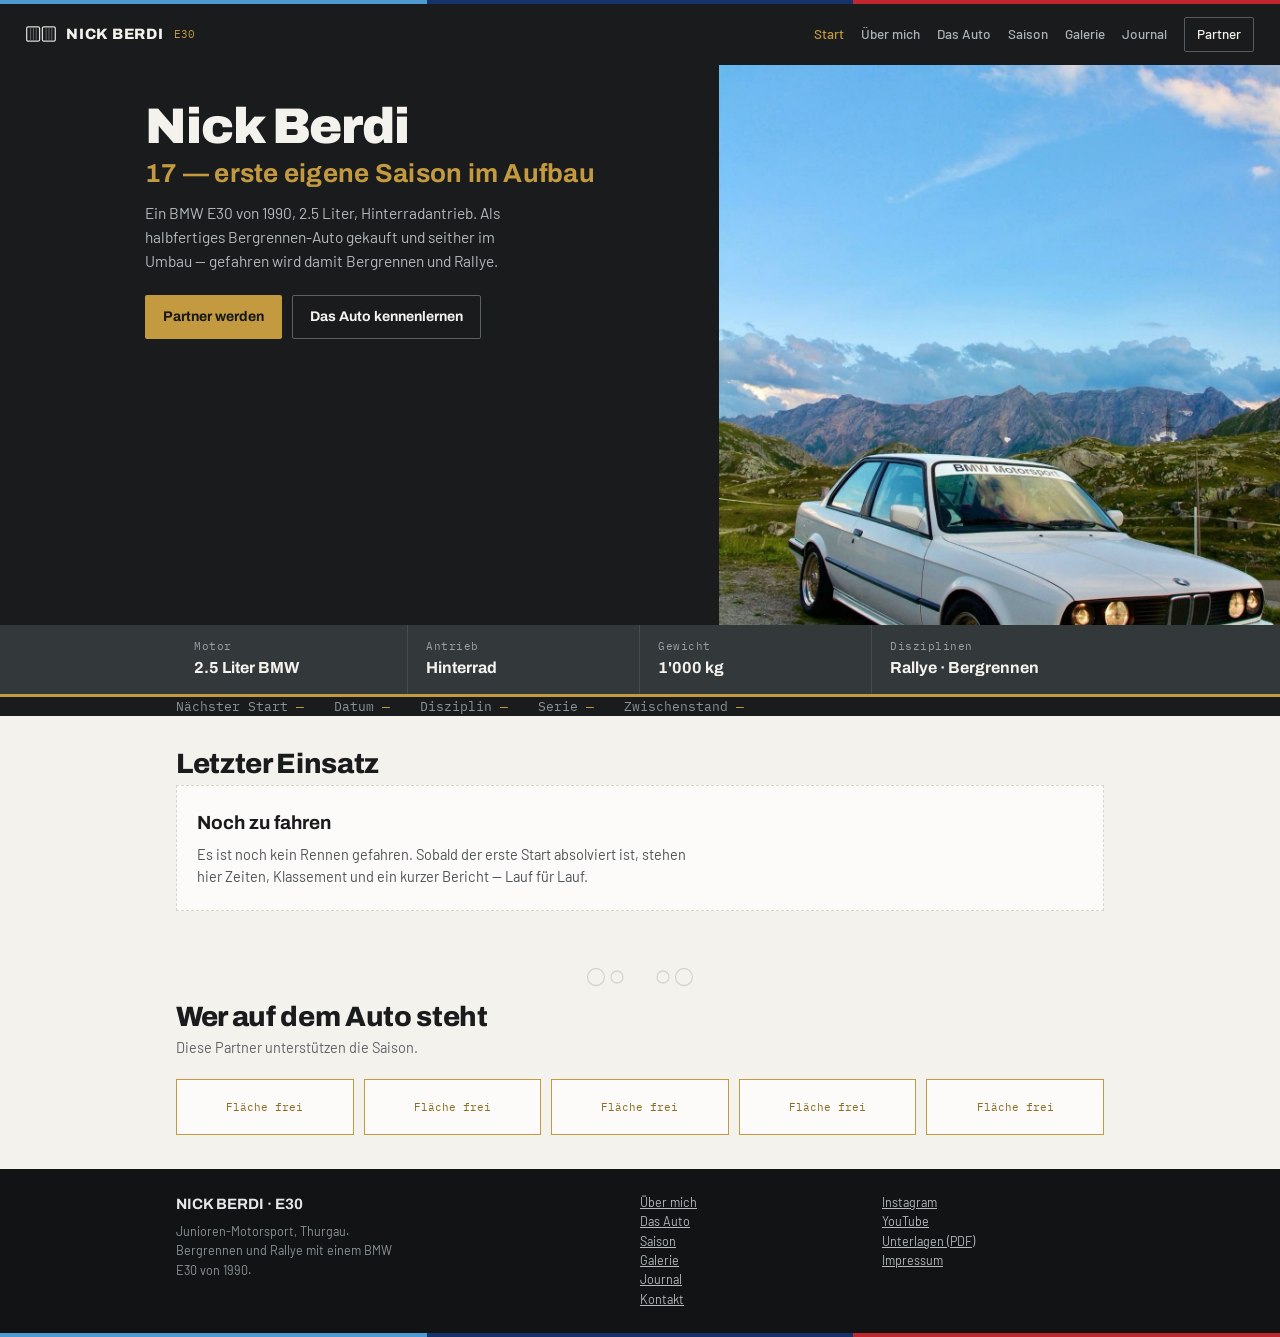
<file: index.html>
<!doctype html>
<html lang="de-CH">
<meta charset="utf-8">
<meta name="viewport" content="width=device-width, initial-scale=1">
<title>Start — berdi-racing.com</title>
<link rel="icon" href="favicon.ico" sizes="any">
<link rel="icon" type="image/png" sizes="32x32" href="img/favicon-32.png">
<link rel="apple-touch-icon" href="img/favicon-180.png">
<link rel="preconnect" href="https://fonts.googleapis.com">
<link rel="preconnect" href="https://fonts.gstatic.com" crossorigin>
<link href="https://fonts.googleapis.com/css2?family=Archivo:wght@600;700;800;900&family=Barlow:wght@400;500;600&family=IBM+Plex+Mono:wght@400;500&display=swap" rel="stylesheet">

<link rel="stylesheet" href="css/base.css?v=2">
<link rel="stylesheet" href="css/site.css?v=2">
<link rel="stylesheet" href="css/components.css?v=2">

<div class="site">
  <div class="tri"><i></i><i></i><i></i></div>
  <nav class="nav">
    <a class="mark" href="index.html" title="Zur Startseite">
      <svg class="grille" viewBox="0 0 34 18" width="30" height="16" aria-hidden="true"><rect x=".8" y=".8" width="14.6" height="16.4" rx="1.6" fill="none" stroke="currentColor" stroke-width="1.4"/><rect x="18.6" y=".8" width="14.6" height="16.4" rx="1.6" fill="none" stroke="currentColor" stroke-width="1.4"/><path d="M5.2 2.4v13.2M8.4 2.4v13.2M11.6 2.4v13.2M22.8 2.4v13.2M26 2.4v13.2M29.2 2.4v13.2" stroke="currentColor" stroke-width=".9" opacity=".5"/></svg>
      <b data-cms="site.name">NICK BERDI</b><span data-cms="site.tag">E30</span>
    </a>
    <a href="index.html" class="on">Start</a><a href="ueber-mich.html">Über mich</a><a href="das-auto.html">Das Auto</a><a href="saison.html">Saison</a><a href="galerie.html">Galerie</a><a href="journal.html">Journal</a>
    <a href="partner.html" class="cta">Partner</a>
  </nav>
  <header class="hero">
    <div class="hero-txt">
      <h1><span data-cms="index.heroTitle">Nick Berdi</span><em data-cms="index.heroSub">17 — erste eigene Saison im Aufbau</em></h1>
      <p class="sub" data-cms="index.heroText">Ein BMW E30 von 1990, 2.5 Liter, Hinterradantrieb. Als halbfertiges Bergrennen-Auto gekauft und seither im Umbau — gefahren wird damit Bergrennen und Rallye.</p>
      <div class="hero-btns">
        <a href="partner.html" class="btn btn-g" data-cms="index.heroBtn1">Partner werden</a>
        <a href="das-auto.html" class="btn btn-o" data-cms="index.heroBtn2">Das Auto kennenlernen</a>
      </div>
    </div>
    <img data-cms-img="index.heroImage" src="img/wolken-dreiviertel.jpg" alt="Weisser BMW E30 auf einem Alpenpass in der Dämmerung">
  </header>

  <div class="spec"><div class="wrap spec-in">
    <div><i>Motor</i><b data-cms="car.engine">2.5 Liter BMW</b></div>
    <div><i>Antrieb</i><b data-cms="car.drivetrain">Hinterrad</b></div>
    <div><i>Gewicht</i><b data-cms="car.weight">1'000 kg</b></div>
    <div><i>Disziplinen</i><b data-cms="car.disciplines">Rallye · Bergrennen</b></div>
  </div></div>

  <div class="tc"><div class="wrap tc-in">
    <span><i>Nächster Start</i> <b data-cms="index.nextEvent">—</b></span>
    <span><i>Datum</i> <b data-cms="index.nextDate">—</b></span>
    <span><i>Disziplin</i> <b data-cms="index.nextDiscipline">—</b></span>
    <span><i>Serie</i> <b data-cms="index.nextSeries">—</b></span>
    <span><i>Zwischenstand</i> <b data-cms="index.nextStanding">—</b></span>
  </div></div>

  <section class="sec"><div class="wrap">
    <h2>Letzter Einsatz</h2>
    <div class="empty" data-events-last>
      <b data-cms="index.lastTitle">Noch zu fahren</b>
      <p data-cms="index.lastText">Es ist noch kein Rennen gefahren. Sobald der erste Start absolviert ist, stehen hier Zeiten, Klassement und ein kurzer Bericht — Lauf für Lauf.</p>
    </div>
  </div></section>

  <div class="lamps"><svg viewBox="0 0 108 20" width="108" height="20" aria-hidden="true">
    <circle cx="10" cy="10" r="8.5" fill="none" stroke="currentColor" stroke-width="1.3"/>
    <circle cx="31" cy="10" r="6" fill="none" stroke="currentColor" stroke-width="1.3"/>
    <circle cx="77" cy="10" r="6" fill="none" stroke="currentColor" stroke-width="1.3"/>
    <circle cx="98" cy="10" r="8.5" fill="none" stroke="currentColor" stroke-width="1.3"/>
  </svg></div>

  <section class="sec" style="padding-top:12px"><div class="wrap">
    <h2 data-cms="index.partnersTitle">Wer auf dem Auto steht</h2>
    <p class="intro" data-cms="index.partnersIntro">Diese Partner unterstützen die Saison.</p>
    <div class="logos" data-partners></div>
  </div></section>
  <footer class="foot"><div class="wrap cols">
    <div><b style="font-family:Archivo,sans-serif;font-size:15px;color:#E4E8EA" data-cms="site.footerBrand">NICK BERDI · E30</b>
      <p style="margin:6px 0 0;max-width:34ch" data-cms="site.footerText">Junioren-Motorsport, Thurgau. Bergrennen und Rallye mit einem BMW E30 von 1990.</p></div>
    <div><a href="ueber-mich.html">Über mich</a><br><a href="das-auto.html">Das Auto</a><br><a href="saison.html">Saison</a><br><a href="galerie.html">Galerie</a><br><a href="journal.html">Journal</a><br><a href="kontakt.html">Kontakt</a></div>
    <div><a href="https://www.instagram.com/nick_berdi/" data-cms-href="site.instagram" target="_blank" rel="noopener">Instagram</a><br><a href="https://www.youtube.com/@nick_berdi" data-cms-href="site.youtube" target="_blank" rel="noopener">YouTube</a><br><a href="#">Unterlagen (PDF)</a><br><a href="impressum.html">Impressum</a></div>
  </div></footer>
  <div class="tri"><i></i><i></i><i></i></div>
</div>

<script src="js/labels.js?v=2"></script>
<script src="data/content.js"></script>
<script src="js/content.js?v=2"></script>
<script src="js/site.js?v=2"></script>

</html>
</file>
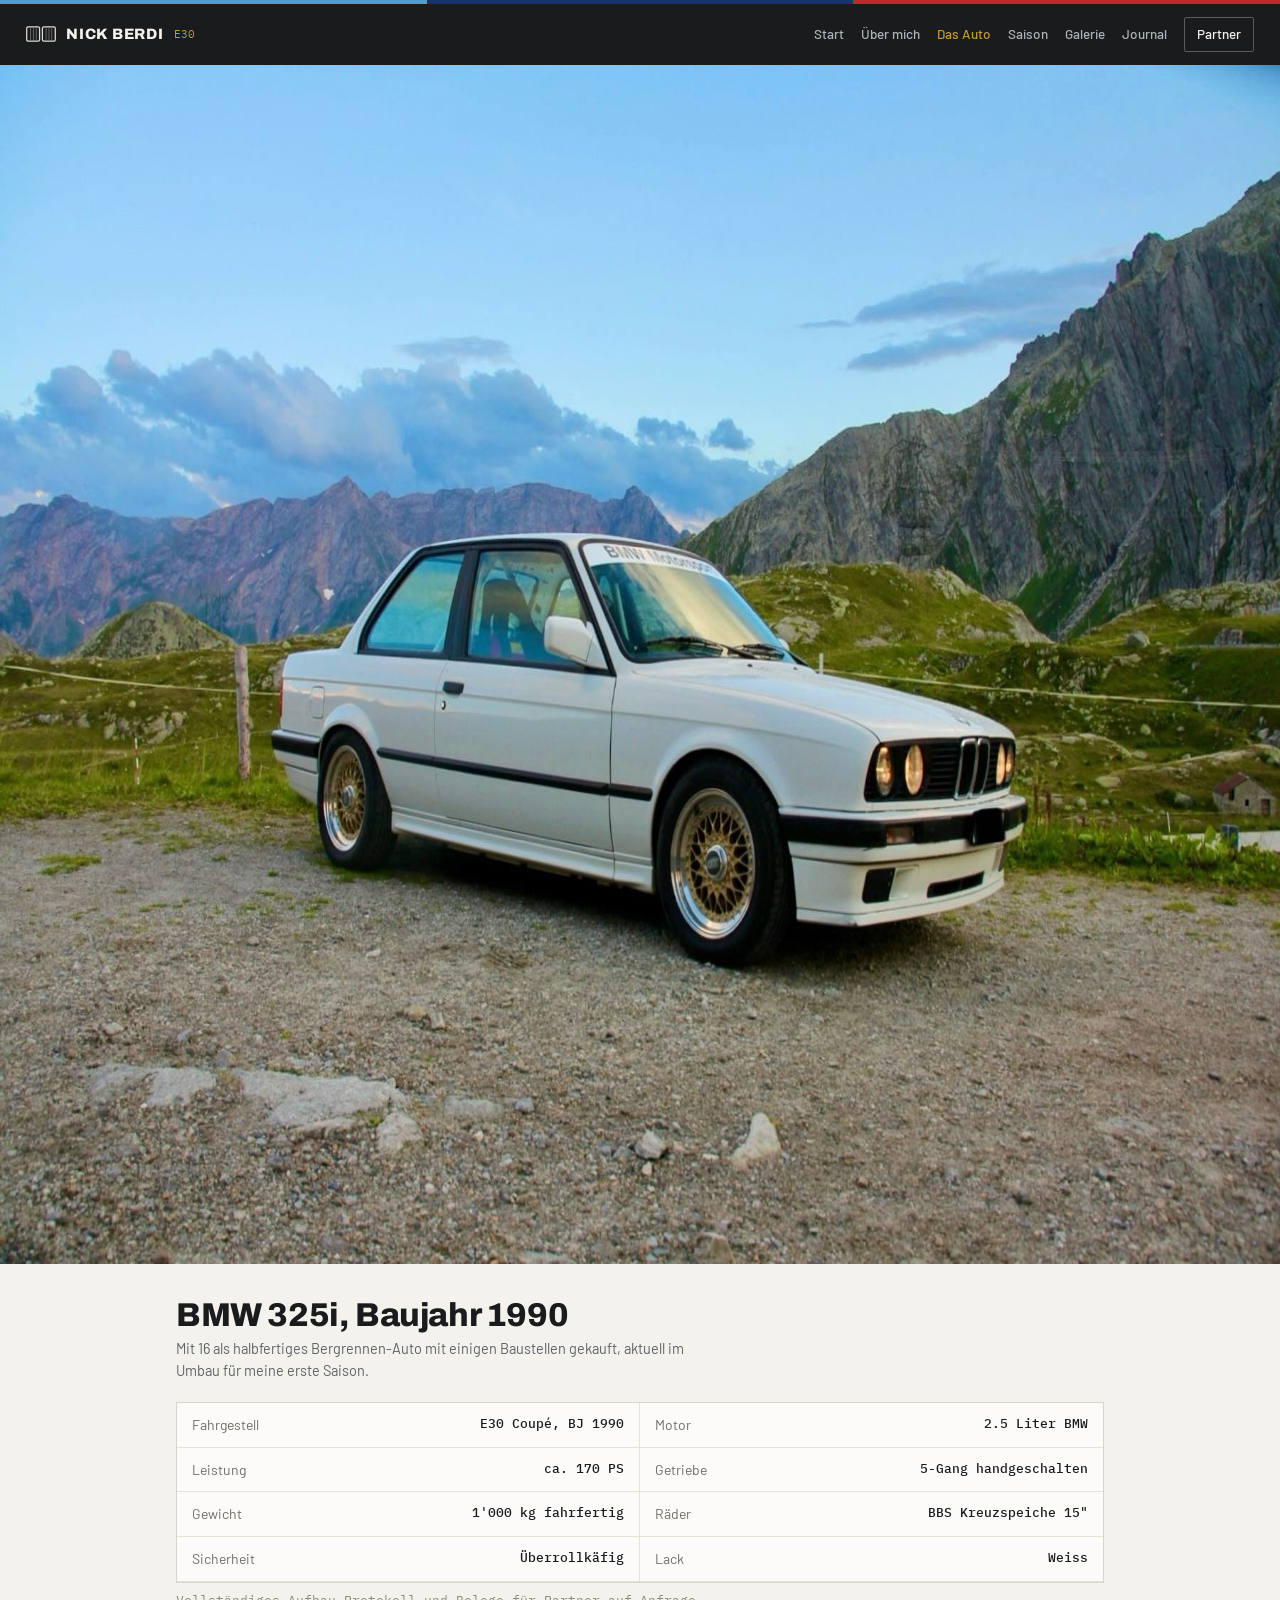
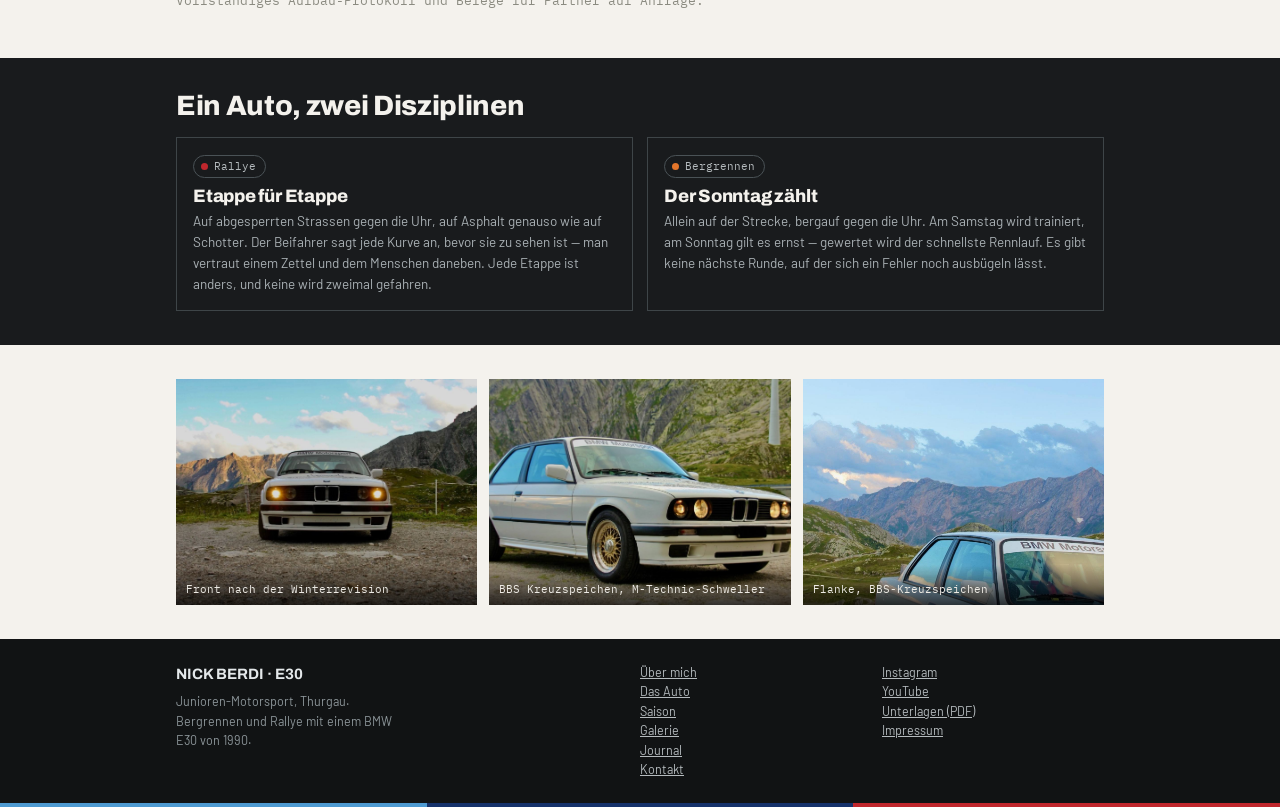
<file: das-auto.html>
<!doctype html>
<html lang="de-CH">
<meta charset="utf-8">
<meta name="viewport" content="width=device-width, initial-scale=1">
<title>Das Auto — berdi-racing.com</title>
<link rel="icon" href="favicon.ico" sizes="any">
<link rel="icon" type="image/png" sizes="32x32" href="img/favicon-32.png">
<link rel="apple-touch-icon" href="img/favicon-180.png">
<link rel="preconnect" href="https://fonts.googleapis.com">
<link rel="preconnect" href="https://fonts.gstatic.com" crossorigin>
<link href="https://fonts.googleapis.com/css2?family=Archivo:wght@600;700;800;900&family=Barlow:wght@400;500;600&family=IBM+Plex+Mono:wght@400;500&display=swap" rel="stylesheet">

<link rel="stylesheet" href="css/base.css?v=2">
<link rel="stylesheet" href="css/site.css?v=2">
<link rel="stylesheet" href="css/components.css?v=2">

<div class="site">
  <div class="tri"><i></i><i></i><i></i></div>
  <nav class="nav">
    <a class="mark" href="index.html" title="Zur Startseite">
      <svg class="grille" viewBox="0 0 34 18" width="30" height="16" aria-hidden="true"><rect x=".8" y=".8" width="14.6" height="16.4" rx="1.6" fill="none" stroke="currentColor" stroke-width="1.4"/><rect x="18.6" y=".8" width="14.6" height="16.4" rx="1.6" fill="none" stroke="currentColor" stroke-width="1.4"/><path d="M5.2 2.4v13.2M8.4 2.4v13.2M11.6 2.4v13.2M22.8 2.4v13.2M26 2.4v13.2M29.2 2.4v13.2" stroke="currentColor" stroke-width=".9" opacity=".5"/></svg>
      <b data-cms="site.name">NICK BERDI</b><span data-cms="site.tag">E30</span>
    </a>
    <a href="index.html">Start</a><a href="ueber-mich.html">Über mich</a><a href="das-auto.html" class="on">Das Auto</a><a href="saison.html">Saison</a><a href="galerie.html">Galerie</a><a href="journal.html">Journal</a>
    <a href="partner.html" class="cta">Partner</a>
  </nav>
  <div class="carhero"><img data-cms-img="carPage.heroImage" src="img/gravel-dreiviertel.jpg" alt="Der E30 auf einem Pass"></div>

  <section class="sec"><div class="wrap">
    <h2 style="font-size:33px" data-cms="carPage.title">BMW 325i, Baujahr 1990</h2>
    <p class="intro" data-cms="carPage.intro">Mit 16 als halbfertiges Bergrennen-Auto mit einigen Baustellen gekauft, aktuell im Umbau für meine erste Saison.</p>

    <div class="carspec" style="margin:20px 0 8px">
      <div><i>Fahrgestell</i><b data-cms="car.chassis">E30 Coupé, BJ 1990</b></div>
      <div><i>Motor</i><b data-cms="car.engineLong">2.5 Liter BMW</b></div>
      <div><i>Leistung</i><b data-cms="car.power">ca. 170 PS</b></div>
      <div><i>Getriebe</i><b data-cms="car.gearbox">5-Gang handgeschalten</b></div>
      <div><i>Gewicht</i><b data-cms="car.weightLong">1'000 kg fahrfertig</b></div>
      <div><i>Räder</i><b data-cms="car.wheels">BBS Kreuzspeiche 15"</b></div>
      <div><i>Sicherheit</i><b data-cms="car.safety">Überrollkäfig</b></div>
      <div><i>Lack</i><b data-cms="car.paint">Weiss</b></div>
    </div>
    <p class="note" style="color:#8b8b81;font-family:'IBM Plex Mono',monospace">Vollständiges Aufbau-Protokoll und Belege für Partner auf Anfrage.</p>
  </div></section>

  <section class="sec dk"><div class="wrap">
    <h2 data-cms="carPage.setupsTitle">Ein Auto, zwei Disziplinen</h2>
    <div class="setups" style="margin-top:16px">
      <div class="setup"><span class="discipline rally dk">Rallye</span>
        <h3 data-cms="carPage.rallyTitle">Etappe für Etappe</h3>
        <p data-cms="carPage.rallyText">Auf abgesperrten Strassen gegen die Uhr, auf Asphalt genauso wie auf Schotter. Der Beifahrer sagt jede Kurve an, bevor sie zu sehen ist — man vertraut einem Zettel und dem Menschen daneben. Jede Etappe ist anders, und keine wird zweimal gefahren.</p></div>
      <div class="setup"><span class="discipline hill dk">Bergrennen</span>
        <h3 data-cms="carPage.hillTitle">Der Sonntag zählt</h3>
        <p data-cms="carPage.hillText">Allein auf der Strecke, bergauf gegen die Uhr. Am Samstag wird trainiert, am Sonntag gilt es ernst — gewertet wird der schnellste Rennlauf. Es gibt keine nächste Runde, auf der sich ein Fehler noch ausbügeln lässt.</p></div>
    </div>
  </div></section>

  <section class="sec"><div class="wrap">
    <div class="grid">
      <div class="cell"><img data-cms-img="carPage.image1" src="img/front-pass.jpg" alt="Front im Detail"><div class="cap" data-cms="carPage.caption1">Front nach der Winterrevision</div></div>
      <div class="cell"><img data-cms-img="carPage.image2" src="img/dreiviertel-bbs.jpg" alt="Flanke und Räder"><div class="cap" data-cms="carPage.caption2">BBS Kreuzspeichen, M-Technic-Schweller</div></div>
      <div class="cell"><img data-cms-img="carPage.image3" src="img/heck-detail.jpg" alt="Flanke und BBS-Felgen"><div class="cap" data-cms="carPage.caption3">Flanke, BBS-Kreuzspeichen</div></div>
    </div>
  </div></section>
  <footer class="foot"><div class="wrap cols">
    <div><b style="font-family:Archivo,sans-serif;font-size:15px;color:#E4E8EA" data-cms="site.footerBrand">NICK BERDI · E30</b>
      <p style="margin:6px 0 0;max-width:34ch" data-cms="site.footerText">Junioren-Motorsport, Thurgau. Bergrennen und Rallye mit einem BMW E30 von 1990.</p></div>
    <div><a href="ueber-mich.html">Über mich</a><br><a href="das-auto.html">Das Auto</a><br><a href="saison.html">Saison</a><br><a href="galerie.html">Galerie</a><br><a href="journal.html">Journal</a><br><a href="kontakt.html">Kontakt</a></div>
    <div><a href="https://www.instagram.com/nick_berdi/" data-cms-href="site.instagram" target="_blank" rel="noopener">Instagram</a><br><a href="https://www.youtube.com/@nick_berdi" data-cms-href="site.youtube" target="_blank" rel="noopener">YouTube</a><br><a href="#">Unterlagen (PDF)</a><br><a href="impressum.html">Impressum</a></div>
  </div></footer>
  <div class="tri"><i></i><i></i><i></i></div>
</div>

<script src="js/labels.js?v=2"></script>
<script src="data/content.js"></script>
<script src="js/content.js?v=2"></script>
<script src="js/site.js?v=2"></script>

</html>
</file>
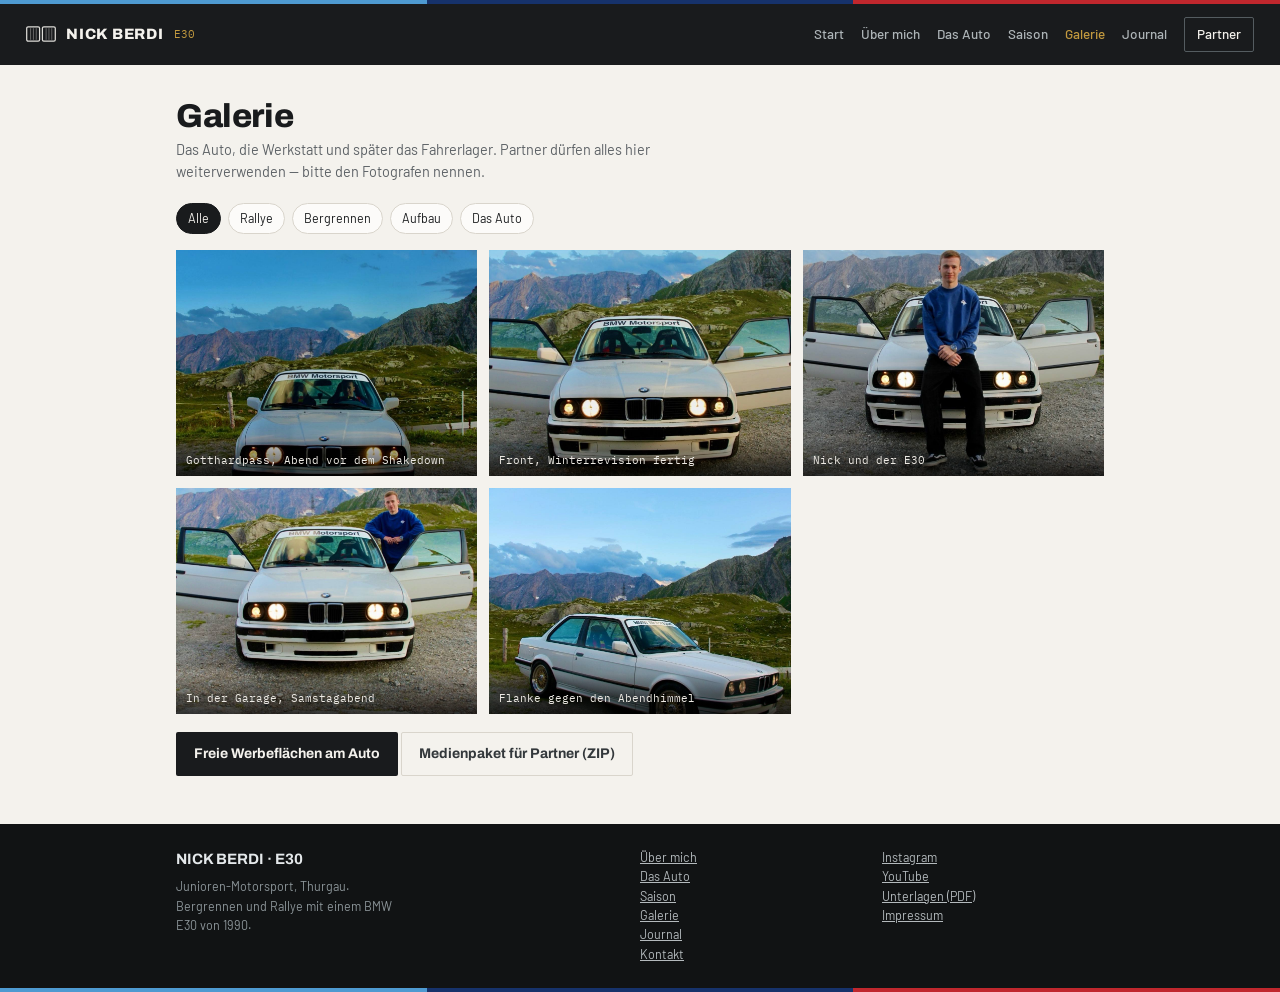
<file: galerie.html>
<!doctype html>
<html lang="de-CH">
<meta charset="utf-8">
<meta name="viewport" content="width=device-width, initial-scale=1">
<title>Galerie — berdi-racing.com</title>
<link rel="icon" href="favicon.ico" sizes="any">
<link rel="icon" type="image/png" sizes="32x32" href="img/favicon-32.png">
<link rel="apple-touch-icon" href="img/favicon-180.png">
<link rel="preconnect" href="https://fonts.googleapis.com">
<link rel="preconnect" href="https://fonts.gstatic.com" crossorigin>
<link href="https://fonts.googleapis.com/css2?family=Archivo:wght@600;700;800;900&family=Barlow:wght@400;500;600&family=IBM+Plex+Mono:wght@400;500&display=swap" rel="stylesheet">

<link rel="stylesheet" href="css/base.css?v=2">
<link rel="stylesheet" href="css/site.css?v=2">
<link rel="stylesheet" href="css/components.css?v=2">

<div class="site">
  <div class="tri"><i></i><i></i><i></i></div>
  <nav class="nav">
    <a class="mark" href="index.html" title="Zur Startseite">
      <svg class="grille" viewBox="0 0 34 18" width="30" height="16" aria-hidden="true"><rect x=".8" y=".8" width="14.6" height="16.4" rx="1.6" fill="none" stroke="currentColor" stroke-width="1.4"/><rect x="18.6" y=".8" width="14.6" height="16.4" rx="1.6" fill="none" stroke="currentColor" stroke-width="1.4"/><path d="M5.2 2.4v13.2M8.4 2.4v13.2M11.6 2.4v13.2M22.8 2.4v13.2M26 2.4v13.2M29.2 2.4v13.2" stroke="currentColor" stroke-width=".9" opacity=".5"/></svg>
      <b data-cms="site.name">NICK BERDI</b><span data-cms="site.tag">E30</span>
    </a>
    <a href="index.html">Start</a><a href="ueber-mich.html">Über mich</a><a href="das-auto.html">Das Auto</a><a href="saison.html">Saison</a><a href="galerie.html" class="on">Galerie</a><a href="journal.html">Journal</a>
    <a href="partner.html" class="cta">Partner</a>
  </nav>
  <section class="sec"><div class="wrap">
    <h2 style="font-size:33px">Galerie</h2>
    <p class="intro" data-cms="galleryPage.intro">Das Auto, die Werkstatt und später das Fahrerlager. Partner dürfen alles hier weiterverwenden — bitte den Fotografen nennen.</p>
    <div class="chips">
      <span class="chip on" data-filter="all">Alle</span><span class="chip" data-filter="rally">Rallye</span><span class="chip" data-filter="hillclimb">Bergrennen</span><span class="chip" data-filter="build">Aufbau</span><span class="chip" data-filter="car">Das Auto</span>
    </div>
    <div class="grid" data-gallery></div>
    <p style="margin-top:18px">
      <a href="sponsorflaechen.html" class="btn btn-d">Freie Werbeflächen am Auto</a>
      <a href="#" class="btn btn-l">Medienpaket für Partner (ZIP)</a></p>
  </div></section>
  <footer class="foot"><div class="wrap cols">
    <div><b style="font-family:Archivo,sans-serif;font-size:15px;color:#E4E8EA" data-cms="site.footerBrand">NICK BERDI · E30</b>
      <p style="margin:6px 0 0;max-width:34ch" data-cms="site.footerText">Junioren-Motorsport, Thurgau. Bergrennen und Rallye mit einem BMW E30 von 1990.</p></div>
    <div><a href="ueber-mich.html">Über mich</a><br><a href="das-auto.html">Das Auto</a><br><a href="saison.html">Saison</a><br><a href="galerie.html">Galerie</a><br><a href="journal.html">Journal</a><br><a href="kontakt.html">Kontakt</a></div>
    <div><a href="https://www.instagram.com/nick_berdi/" data-cms-href="site.instagram" target="_blank" rel="noopener">Instagram</a><br><a href="https://www.youtube.com/@nick_berdi" data-cms-href="site.youtube" target="_blank" rel="noopener">YouTube</a><br><a href="#">Unterlagen (PDF)</a><br><a href="impressum.html">Impressum</a></div>
  </div></footer>
  <div class="tri"><i></i><i></i><i></i></div>
</div>

<script src="js/labels.js?v=2"></script>
<script src="data/content.js"></script>
<script src="js/content.js?v=2"></script>
<script src="js/site.js?v=2"></script>

</html>
</file>
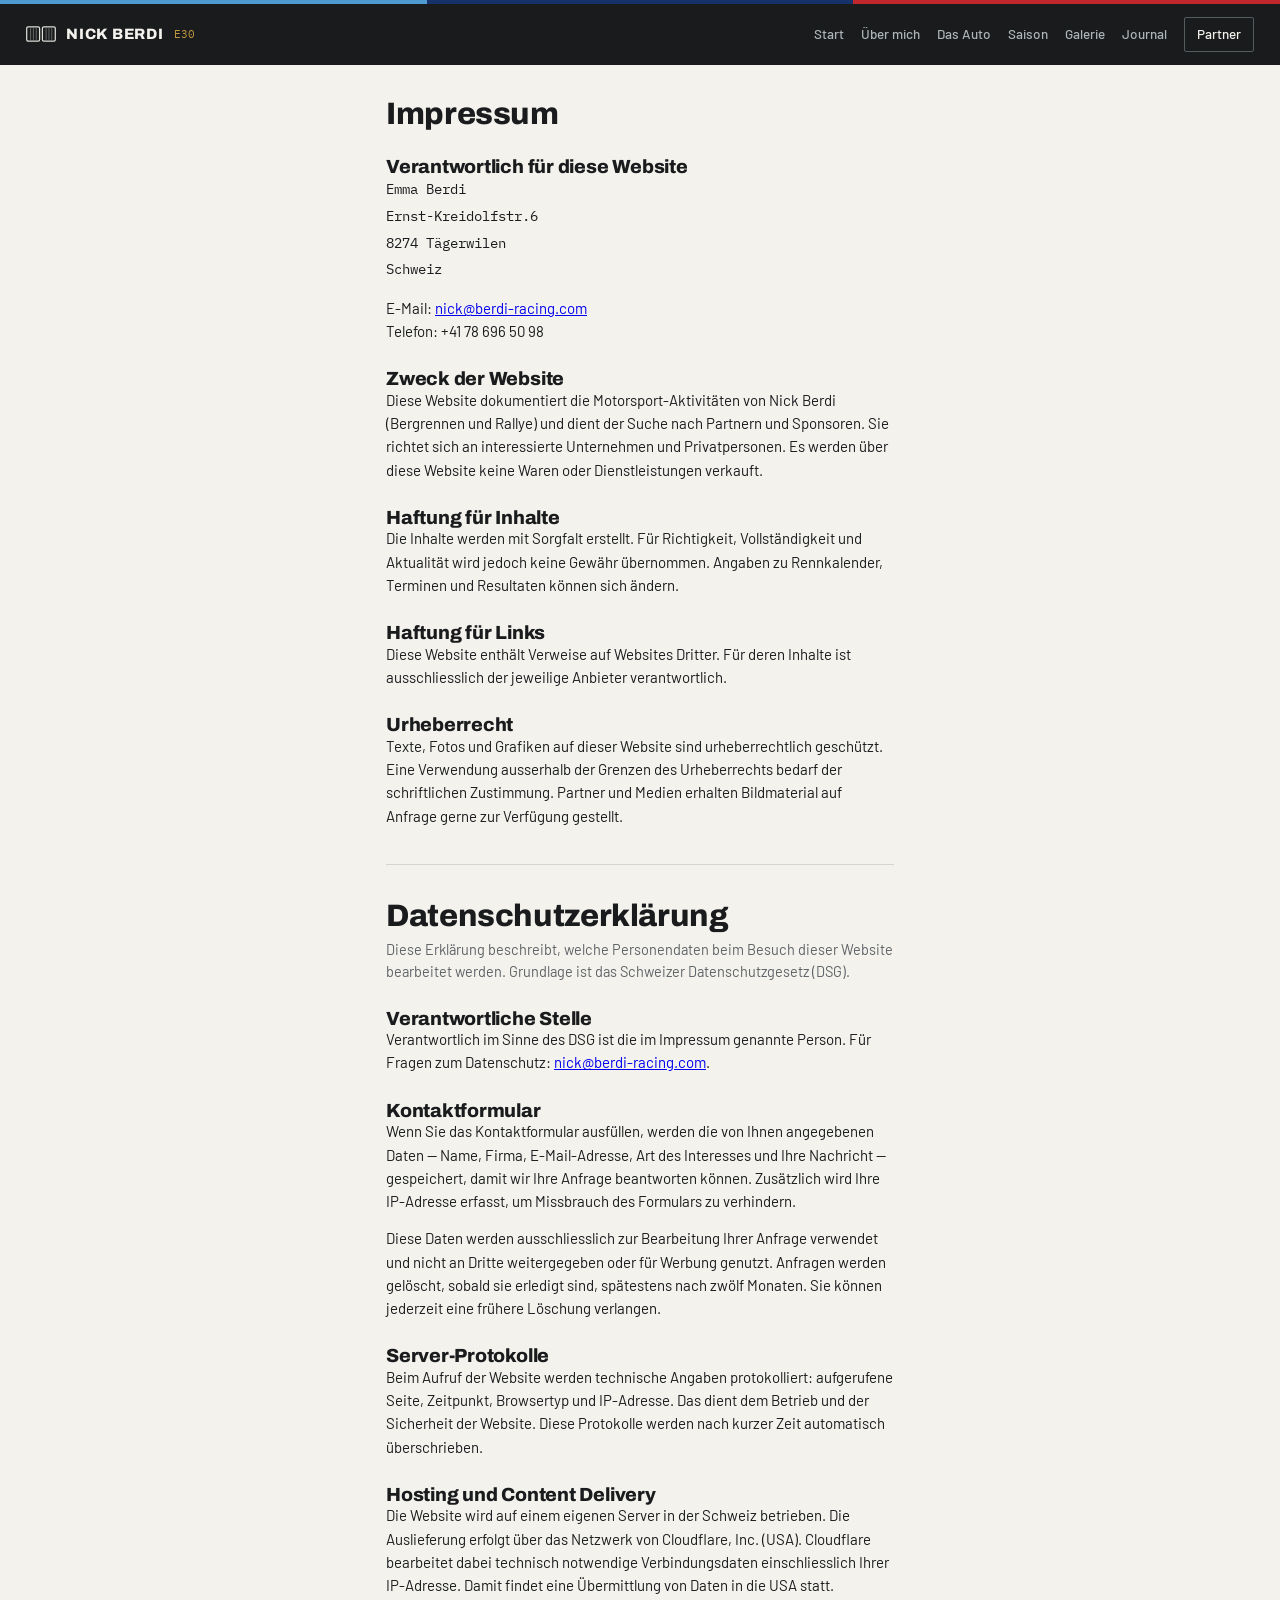
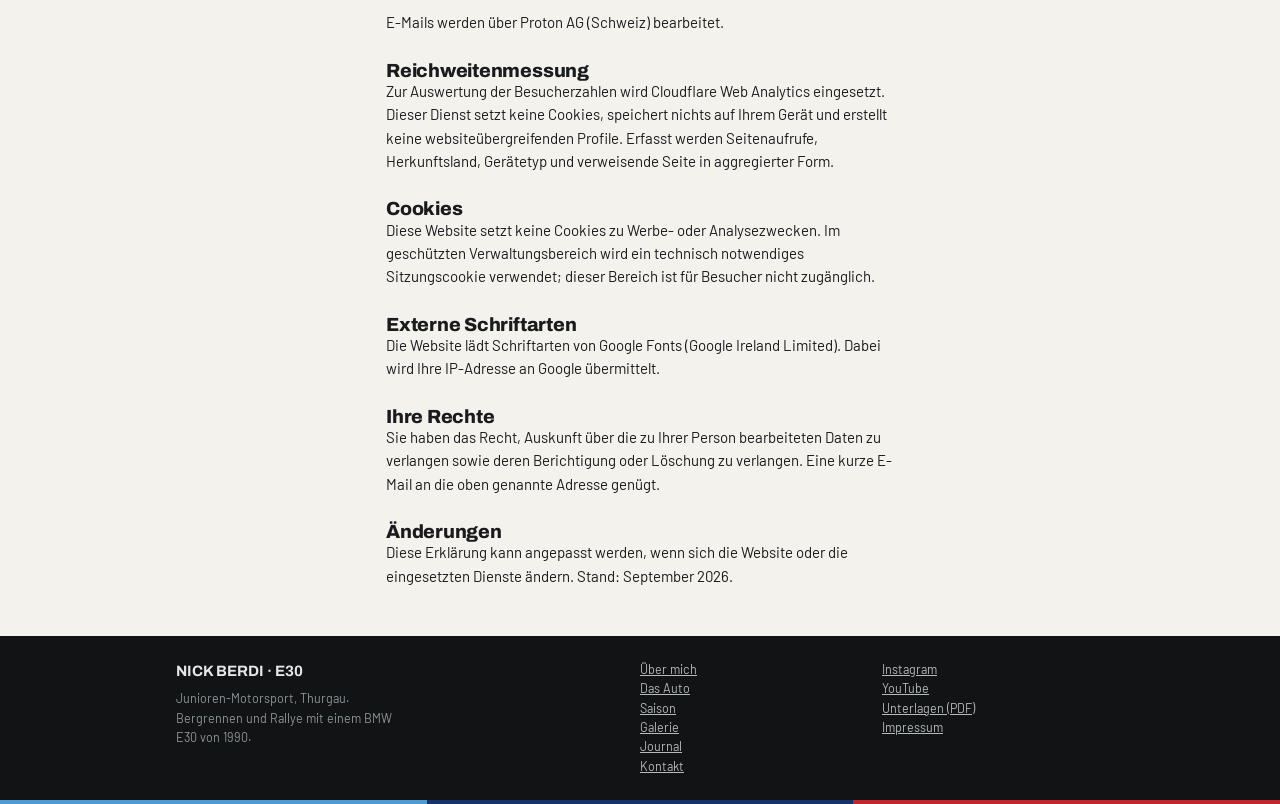
<file: impressum.html>
<!doctype html>
<html lang="de-CH">
<meta charset="utf-8">
<meta name="viewport" content="width=device-width, initial-scale=1">
<title>Impressum und Datenschutz — berdi-racing.com</title>
<link rel="icon" href="favicon.ico" sizes="any">
<link rel="icon" type="image/png" sizes="32x32" href="img/favicon-32.png">
<link rel="apple-touch-icon" href="img/favicon-180.png">
<meta name="robots" content="noindex">
<link rel="preconnect" href="https://fonts.googleapis.com">
<link rel="preconnect" href="https://fonts.gstatic.com" crossorigin>
<link href="https://fonts.googleapis.com/css2?family=Archivo:wght@600;700;800;900&family=Barlow:wght@400;500;600&family=IBM+Plex+Mono:wght@400;500&display=swap" rel="stylesheet">

<link rel="stylesheet" href="css/base.css?v=2">
<link rel="stylesheet" href="css/site.css?v=2">
<link rel="stylesheet" href="css/components.css?v=2">

<div class="site">
  <div class="tri"><i></i><i></i><i></i></div>
  <nav class="nav">
    <a class="mark" href="index.html" title="Zur Startseite">
      <svg class="grille" viewBox="0 0 34 18" width="30" height="16" aria-hidden="true"><rect x=".8" y=".8" width="14.6" height="16.4" rx="1.6" fill="none" stroke="currentColor" stroke-width="1.4"/><rect x="18.6" y=".8" width="14.6" height="16.4" rx="1.6" fill="none" stroke="currentColor" stroke-width="1.4"/><path d="M5.2 2.4v13.2M8.4 2.4v13.2M11.6 2.4v13.2M22.8 2.4v13.2M26 2.4v13.2M29.2 2.4v13.2" stroke="currentColor" stroke-width=".9" opacity=".5"/></svg>
      <b data-cms="site.name">NICK BERDI</b><span data-cms="site.tag">E30</span>
    </a>
    <a href="index.html">Start</a><a href="ueber-mich.html">Über mich</a><a href="das-auto.html">Das Auto</a><a href="saison.html">Saison</a><a href="galerie.html">Galerie</a><a href="journal.html">Journal</a>
    <a href="partner.html" class="cta">Partner</a>
  </nav>

  <section class="sec"><div class="wrap" style="max-width:70ch">

    <h2 style="font-size:31px">Impressum</h2>

    <h3 style="font-size:19px;margin-top:26px">Verantwortlich für diese Website</h3>
    <p class="mono" style="font-size:14px;line-height:1.9">
      Emma Berdi<br>
      Ernst-Kreidolfstr.6<br>
      8274 Tägerwilen<br>
      Schweiz
    </p>
    <p style="font-size:15px">
      E-Mail: <a href="mailto:nick@berdi-racing.com">nick@berdi-racing.com</a><br>
      Telefon: +41 78 696 50 98
    </p>

    <h3 style="font-size:19px;margin-top:26px">Zweck der Website</h3>
    <p style="font-size:15px">
      Diese Website dokumentiert die Motorsport-Aktivitäten von Nick Berdi
      (Bergrennen und Rallye) und dient der Suche nach Partnern und Sponsoren.
      Sie richtet sich an interessierte Unternehmen und Privatpersonen. Es
      werden über diese Website keine Waren oder Dienstleistungen verkauft.
    </p>

    <h3 style="font-size:19px;margin-top:26px">Haftung für Inhalte</h3>
    <p style="font-size:15px">
      Die Inhalte werden mit Sorgfalt erstellt. Für Richtigkeit,
      Vollständigkeit und Aktualität wird jedoch keine Gewähr übernommen.
      Angaben zu Rennkalender, Terminen und Resultaten können sich ändern.
    </p>

    <h3 style="font-size:19px;margin-top:26px">Haftung für Links</h3>
    <p style="font-size:15px">
      Diese Website enthält Verweise auf Websites Dritter. Für deren Inhalte
      ist ausschliesslich der jeweilige Anbieter verantwortlich.
    </p>

    <h3 style="font-size:19px;margin-top:26px">Urheberrecht</h3>
    <p style="font-size:15px">
      Texte, Fotos und Grafiken auf dieser Website sind urheberrechtlich
      geschützt. Eine Verwendung ausserhalb der Grenzen des Urheberrechts
      bedarf der schriftlichen Zustimmung. Partner und Medien erhalten
      Bildmaterial auf Anfrage gerne zur Verfügung gestellt.
    </p>

    <hr style="border:0;border-top:1px solid var(--line);margin:36px 0">

    <h2 style="font-size:31px">Datenschutzerklärung</h2>
    <p class="intro">
      Diese Erklärung beschreibt, welche Personendaten beim Besuch dieser
      Website bearbeitet werden. Grundlage ist das Schweizer
      Datenschutzgesetz (DSG).
    </p>

    <h3 style="font-size:19px;margin-top:26px">Verantwortliche Stelle</h3>
    <p style="font-size:15px">
      Verantwortlich im Sinne des DSG ist die im Impressum genannte Person.
      Für Fragen zum Datenschutz:
      <a href="mailto:nick@berdi-racing.com">nick@berdi-racing.com</a>.
    </p>

    <h3 style="font-size:19px;margin-top:26px">Kontaktformular</h3>
    <p style="font-size:15px">
      Wenn Sie das Kontaktformular ausfüllen, werden die von Ihnen
      angegebenen Daten — Name, Firma, E-Mail-Adresse, Art des Interesses
      und Ihre Nachricht — gespeichert, damit wir Ihre Anfrage beantworten
      können. Zusätzlich wird Ihre IP-Adresse erfasst, um Missbrauch des
      Formulars zu verhindern.
    </p>
    <p style="font-size:15px">
      Diese Daten werden ausschliesslich zur Bearbeitung Ihrer Anfrage
      verwendet und nicht an Dritte weitergegeben oder für Werbung genutzt.
      Anfragen werden gelöscht, sobald sie erledigt sind, spätestens nach
      zwölf Monaten. Sie können jederzeit eine frühere Löschung verlangen.
    </p>

    <h3 style="font-size:19px;margin-top:26px">Server-Protokolle</h3>
    <p style="font-size:15px">
      Beim Aufruf der Website werden technische Angaben protokolliert:
      aufgerufene Seite, Zeitpunkt, Browsertyp und IP-Adresse. Das dient
      dem Betrieb und der Sicherheit der Website. Diese Protokolle werden
      nach kurzer Zeit automatisch überschrieben.
    </p>

    <h3 style="font-size:19px;margin-top:26px">Hosting und Content Delivery</h3>
    <p style="font-size:15px">
      Die Website wird auf einem eigenen Server in der Schweiz betrieben.
      Die Auslieferung erfolgt über das Netzwerk von Cloudflare, Inc.
      (USA). Cloudflare bearbeitet dabei technisch notwendige Verbindungsdaten
      einschliesslich Ihrer IP-Adresse. Damit findet eine Übermittlung von
      Daten in die USA statt.
    </p>
    <p style="font-size:15px">
      E-Mails werden über Proton AG (Schweiz) bearbeitet.
    </p>

    <h3 style="font-size:19px;margin-top:26px">Reichweitenmessung</h3>
    <p style="font-size:15px">
      Zur Auswertung der Besucherzahlen wird Cloudflare Web Analytics
      eingesetzt. Dieser Dienst setzt keine Cookies, speichert nichts auf
      Ihrem Gerät und erstellt keine websiteübergreifenden Profile. Erfasst
      werden Seitenaufrufe, Herkunftsland, Gerätetyp und verweisende Seite
      in aggregierter Form.
    </p>

    <h3 style="font-size:19px;margin-top:26px">Cookies</h3>
    <p style="font-size:15px">
      Diese Website setzt keine Cookies zu Werbe- oder Analysezwecken. Im
      geschützten Verwaltungsbereich wird ein technisch notwendiges
      Sitzungscookie verwendet; dieser Bereich ist für Besucher nicht
      zugänglich.
    </p>

    <h3 style="font-size:19px;margin-top:26px">Externe Schriftarten</h3>
    <p style="font-size:15px">
      Die Website lädt Schriftarten von Google Fonts (Google Ireland
      Limited). Dabei wird Ihre IP-Adresse an Google übermittelt.
    </p>

    <h3 style="font-size:19px;margin-top:26px">Ihre Rechte</h3>
    <p style="font-size:15px">
      Sie haben das Recht, Auskunft über die zu Ihrer Person bearbeiteten
      Daten zu verlangen sowie deren Berichtigung oder Löschung zu
      verlangen. Eine kurze E-Mail an die oben genannte Adresse genügt.
    </p>

    <h3 style="font-size:19px;margin-top:26px">Änderungen</h3>
    <p style="font-size:15px">
      Diese Erklärung kann angepasst werden, wenn sich die Website oder die
      eingesetzten Dienste ändern. Stand: September 2026.
    </p>

  </div></section>

  <footer class="foot"><div class="wrap cols">
    <div><b style="font-family:Archivo,sans-serif;font-size:15px;color:#E4E8EA" data-cms="site.footerBrand">NICK BERDI · E30</b>
      <p style="margin:6px 0 0;max-width:34ch" data-cms="site.footerText">Junioren-Motorsport, Thurgau. Bergrennen und Rallye mit einem BMW E30 von 1990.</p></div>
    <div><a href="ueber-mich.html">Über mich</a><br><a href="das-auto.html">Das Auto</a><br><a href="saison.html">Saison</a><br><a href="galerie.html">Galerie</a><br><a href="journal.html">Journal</a><br><a href="kontakt.html">Kontakt</a></div>
    <div><a href="https://www.instagram.com/nick_berdi/" data-cms-href="site.instagram" target="_blank" rel="noopener">Instagram</a><br><a href="https://www.youtube.com/@nick_berdi" data-cms-href="site.youtube" target="_blank" rel="noopener">YouTube</a><br><a href="#">Unterlagen (PDF)</a><br><a href="impressum.html">Impressum</a></div>
  </div></footer>
  <div class="tri"><i></i><i></i><i></i></div>
</div>

<script src="js/labels.js?v=2"></script>
<script src="data/content.js"></script>
<script src="js/content.js?v=2"></script>
<script src="js/site.js?v=2"></script>

</html>
</file>
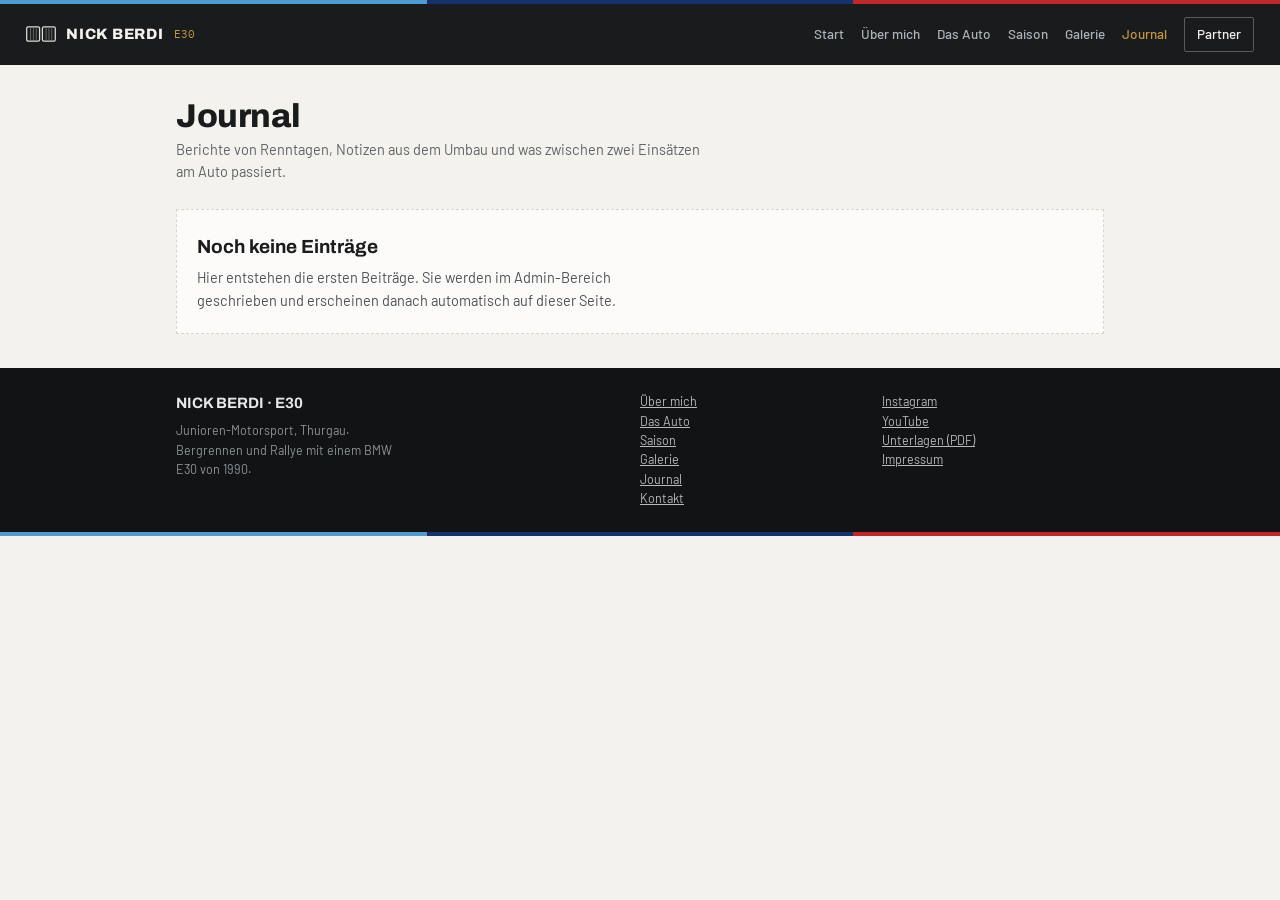
<file: journal.html>
<!doctype html>
<html lang="de-CH">
<meta charset="utf-8">
<meta name="viewport" content="width=device-width, initial-scale=1">
<title>Journal — berdi-racing.com</title>
<link rel="icon" href="favicon.ico" sizes="any">
<link rel="icon" type="image/png" sizes="32x32" href="img/favicon-32.png">
<link rel="apple-touch-icon" href="img/favicon-180.png">
<link rel="preconnect" href="https://fonts.googleapis.com">
<link rel="preconnect" href="https://fonts.gstatic.com" crossorigin>
<link href="https://fonts.googleapis.com/css2?family=Archivo:wght@600;700;800;900&family=Barlow:wght@400;500;600&family=IBM+Plex+Mono:wght@400;500&display=swap" rel="stylesheet">

<link rel="stylesheet" href="css/base.css?v=2">
<link rel="stylesheet" href="css/site.css?v=2">
<link rel="stylesheet" href="css/components.css?v=2">

<div class="site">
  <div class="tri"><i></i><i></i><i></i></div>
  <nav class="nav">
    <a class="mark" href="index.html" title="Zur Startseite">
      <svg class="grille" viewBox="0 0 34 18" width="30" height="16" aria-hidden="true"><rect x=".8" y=".8" width="14.6" height="16.4" rx="1.6" fill="none" stroke="currentColor" stroke-width="1.4"/><rect x="18.6" y=".8" width="14.6" height="16.4" rx="1.6" fill="none" stroke="currentColor" stroke-width="1.4"/><path d="M5.2 2.4v13.2M8.4 2.4v13.2M11.6 2.4v13.2M22.8 2.4v13.2M26 2.4v13.2M29.2 2.4v13.2" stroke="currentColor" stroke-width=".9" opacity=".5"/></svg>
      <b data-cms="site.name">NICK BERDI</b><span data-cms="site.tag">E30</span>
    </a>
    <a href="index.html">Start</a><a href="ueber-mich.html">Über mich</a><a href="das-auto.html">Das Auto</a><a href="saison.html">Saison</a><a href="galerie.html">Galerie</a><a href="journal.html" class="on">Journal</a>
    <a href="partner.html" class="cta">Partner</a>
  </nav>
  <section class="sec"><div class="wrap">
    <h2 style="font-size:33px">Journal</h2>
    <p class="intro" data-cms="journal.intro">Berichte von Renntagen, Notizen aus dem Umbau und was zwischen zwei Einsätzen am Auto passiert.</p>
    <div class="posts" data-journal></div>
    <div class="empty" data-journal-empty>
      <b>Noch keine Einträge</b>
      <p>Hier entstehen die ersten Beiträge. Sie werden im Admin-Bereich geschrieben und erscheinen danach automatisch auf dieser Seite.</p>
    </div>
  </div></section>
  <footer class="foot"><div class="wrap cols">
    <div><b style="font-family:Archivo,sans-serif;font-size:15px;color:#E4E8EA" data-cms="site.footerBrand">NICK BERDI · E30</b>
      <p style="margin:6px 0 0;max-width:34ch" data-cms="site.footerText">Junioren-Motorsport, Thurgau. Bergrennen und Rallye mit einem BMW E30 von 1990.</p></div>
    <div><a href="ueber-mich.html">Über mich</a><br><a href="das-auto.html">Das Auto</a><br><a href="saison.html">Saison</a><br><a href="galerie.html">Galerie</a><br><a href="journal.html">Journal</a><br><a href="kontakt.html">Kontakt</a></div>
    <div><a href="https://www.instagram.com/nick_berdi/" data-cms-href="site.instagram" target="_blank" rel="noopener">Instagram</a><br><a href="https://www.youtube.com/@nick_berdi" data-cms-href="site.youtube" target="_blank" rel="noopener">YouTube</a><br><a href="#">Unterlagen (PDF)</a><br><a href="impressum.html">Impressum</a></div>
  </div></footer>
  <div class="tri"><i></i><i></i><i></i></div>
</div>

<script src="js/labels.js?v=2"></script>
<script src="data/content.js"></script>
<script src="js/content.js?v=2"></script>
<script src="js/site.js?v=2"></script>

</html>
</file>
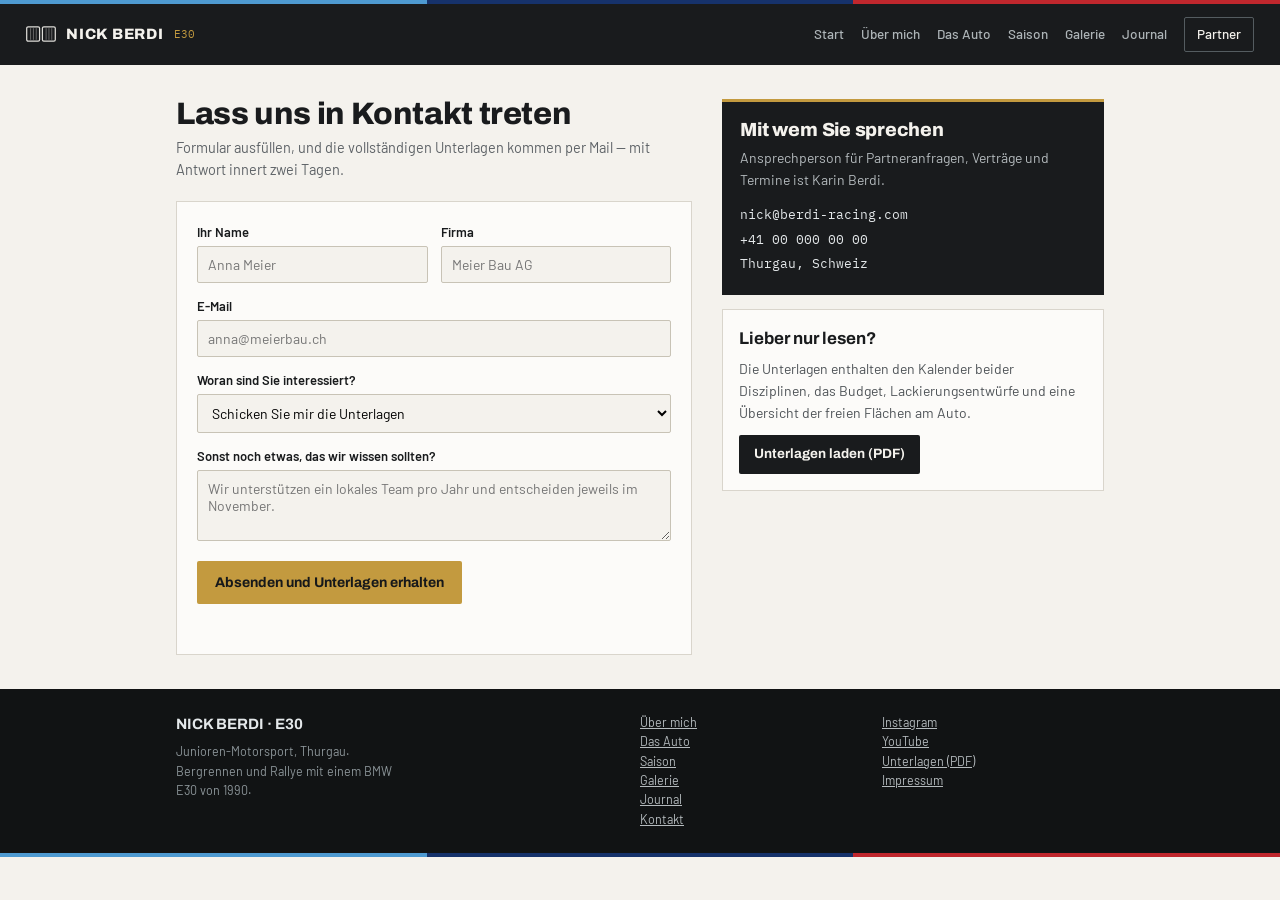
<file: kontakt.html>
<!doctype html>
<html lang="de-CH">
<meta charset="utf-8">
<meta name="viewport" content="width=device-width, initial-scale=1">
<title>Kontakt — berdi-racing.com</title>
<link rel="icon" href="favicon.ico" sizes="any">
<link rel="icon" type="image/png" sizes="32x32" href="img/favicon-32.png">
<link rel="apple-touch-icon" href="img/favicon-180.png">
<link rel="preconnect" href="https://fonts.googleapis.com">
<link rel="preconnect" href="https://fonts.gstatic.com" crossorigin>
<link href="https://fonts.googleapis.com/css2?family=Archivo:wght@600;700;800;900&family=Barlow:wght@400;500;600&family=IBM+Plex+Mono:wght@400;500&display=swap" rel="stylesheet">

<link rel="stylesheet" href="css/base.css?v=2">
<link rel="stylesheet" href="css/site.css?v=2">
<link rel="stylesheet" href="css/components.css?v=2">

<div class="site">
  <div class="tri"><i></i><i></i><i></i></div>
  <nav class="nav">
    <a class="mark" href="index.html" title="Zur Startseite">
      <svg class="grille" viewBox="0 0 34 18" width="30" height="16" aria-hidden="true"><rect x=".8" y=".8" width="14.6" height="16.4" rx="1.6" fill="none" stroke="currentColor" stroke-width="1.4"/><rect x="18.6" y=".8" width="14.6" height="16.4" rx="1.6" fill="none" stroke="currentColor" stroke-width="1.4"/><path d="M5.2 2.4v13.2M8.4 2.4v13.2M11.6 2.4v13.2M22.8 2.4v13.2M26 2.4v13.2M29.2 2.4v13.2" stroke="currentColor" stroke-width=".9" opacity=".5"/></svg>
      <b data-cms="site.name">NICK BERDI</b><span data-cms="site.tag">E30</span>
    </a>
    <a href="index.html">Start</a><a href="ueber-mich.html">Über mich</a><a href="das-auto.html">Das Auto</a><a href="saison.html">Saison</a><a href="galerie.html">Galerie</a><a href="journal.html">Journal</a>
    <a href="partner.html" class="cta">Partner</a>
  </nav>
  <section class="sec"><div class="wrap contact-grid" style="display:grid;grid-template-columns:1.15fr .85fr;gap:30px">
    <div>
      <h2 style="font-size:31px">Lass uns in Kontakt treten</h2>
      <p class="intro" data-cms="contact.intro">Formular ausfüllen, und die vollständigen Unterlagen kommen per Mail — mit Antwort innert zwei Tagen.</p>
      <form class="form" id="contactForm" novalidate>
        <div class="two">
          <div class="field">
            <label for="kf-name">Ihr Name</label>
            <input id="kf-name" name="name" autocomplete="name" placeholder="Anna Meier" required>
          </div>
          <div class="field">
            <label for="kf-company">Firma</label>
            <input id="kf-company" name="company" autocomplete="organization" placeholder="Meier Bau AG">
          </div>
        </div>

        <div class="field">
          <label for="kf-email">E-Mail</label>
          <input id="kf-email" name="email" type="email" autocomplete="email"
                 placeholder="anna@meierbau.ch" required>
        </div>

        <div class="field">
          <label for="kf-subject">Woran sind Sie interessiert?</label>
          <select id="kf-subject" name="subject">
            <option value="Unterlagen">Schicken Sie mir die Unterlagen</option>
            <option value="Klebeflaeche">Klebefläche am Auto</option>
            <option value="Naturalleistung">Material oder Leistung statt Geld</option>
            <option value="Hauptpartner">Hauptpartner</option>
            <option value="Eine Disziplin">Nur eine Disziplin (Rallye oder Bergrennen)</option>
            <option value="Anderes">Etwas anderes</option>
          </select>
        </div>

        <div class="field">
          <label for="kf-message">Sonst noch etwas, das wir wissen sollten?</label>
          <textarea id="kf-message" name="message" rows="3"
                    placeholder="Wir unterstützen ein lokales Team pro Jahr und entscheiden jeweils im November."></textarea>
        </div>

        <!-- Honeypot. Invisible to people, bots fill it in.
             Not display:none — some bots detect that. -->
        <div aria-hidden="true"
             style="position:absolute;left:-9999px;width:1px;height:1px;overflow:hidden">
          <label for="kf-website">Website</label>
          <input id="kf-website" name="website" tabindex="-1" autocomplete="off">
        </div>

        <button type="submit" class="btn btn-g">Absenden und Unterlagen erhalten</button>
        <p id="kf-status" class="mono formstatus" role="status" aria-live="polite"></p>
      </form>
    </div>
    <aside>
      <div style="background:var(--anthracite);color:var(--alpine);padding:18px;border-top:3px solid var(--bbs)">
        <h3 style="font-size:19px;margin:0 0 8px">Mit wem Sie sprechen</h3>
        <p style="color:#B4BABD;font-size:14px;margin:0 0 12px" data-cms="contact.asideText">Ansprechperson für Partneranfragen, Verträge und Termine ist Nick Berdi.</p>
        <div class="mono" style="font-size:13px;color:#E4E8EA;line-height:1.9"><span data-cms="contact.mail">nick@berdi-racing.com</span><br><span data-cms="contact.phone">+41 78 696 50 98</span><br><span data-cms="contact.city">Thurgau, Schweiz</span></div>
      </div>
      <div style="border:1px solid var(--line);background:var(--chalk);padding:16px;margin-top:14px">
        <b style="font-family:Archivo,sans-serif;font-size:17px">Lieber nur lesen?</b>
        <p style="font-size:14px;color:#4E5357;margin:6px 0 12px" data-cms="contact.pdfText">Die Unterlagen enthalten den Kalender beider Disziplinen, das Budget, Lackierungsentwürfe und eine Übersicht der freien Flächen am Auto.</p>
        <a href="#" class="btn btn-d" style="font-size:13.5px;padding:8px 14px">Unterlagen laden (PDF)</a>
      </div>
    </aside>
  </div></section>
  <footer class="foot"><div class="wrap cols">
    <div><b style="font-family:Archivo,sans-serif;font-size:15px;color:#E4E8EA" data-cms="site.footerBrand">NICK BERDI · E30</b>
      <p style="margin:6px 0 0;max-width:34ch" data-cms="site.footerText">Junioren-Motorsport, Thurgau. Bergrennen und Rallye mit einem BMW E30 von 1990.</p></div>
    <div><a href="ueber-mich.html">Über mich</a><br><a href="das-auto.html">Das Auto</a><br><a href="saison.html">Saison</a><br><a href="galerie.html">Galerie</a><br><a href="journal.html">Journal</a><br><a href="kontakt.html">Kontakt</a></div>
    <div><a href="https://www.instagram.com/nick_berdi/" data-cms-href="site.instagram" target="_blank" rel="noopener">Instagram</a><br><a href="https://www.youtube.com/@nick_berdi" data-cms-href="site.youtube" target="_blank" rel="noopener">YouTube</a><br><a href="#">Unterlagen (PDF)</a><br><a href="impressum.html">Impressum</a></div>
  </div></footer>
  <div class="tri"><i></i><i></i><i></i></div>
</div>

<script src="js/labels.js?v=2"></script>
<script src="data/content.js"></script>
<script src="js/content.js?v=2"></script>
<script src="js/site.js?v=2"></script>
<script src="js/api.js?v=2"></script>
<script src="js/contact.js?v=2"></script>

</html>
</file>
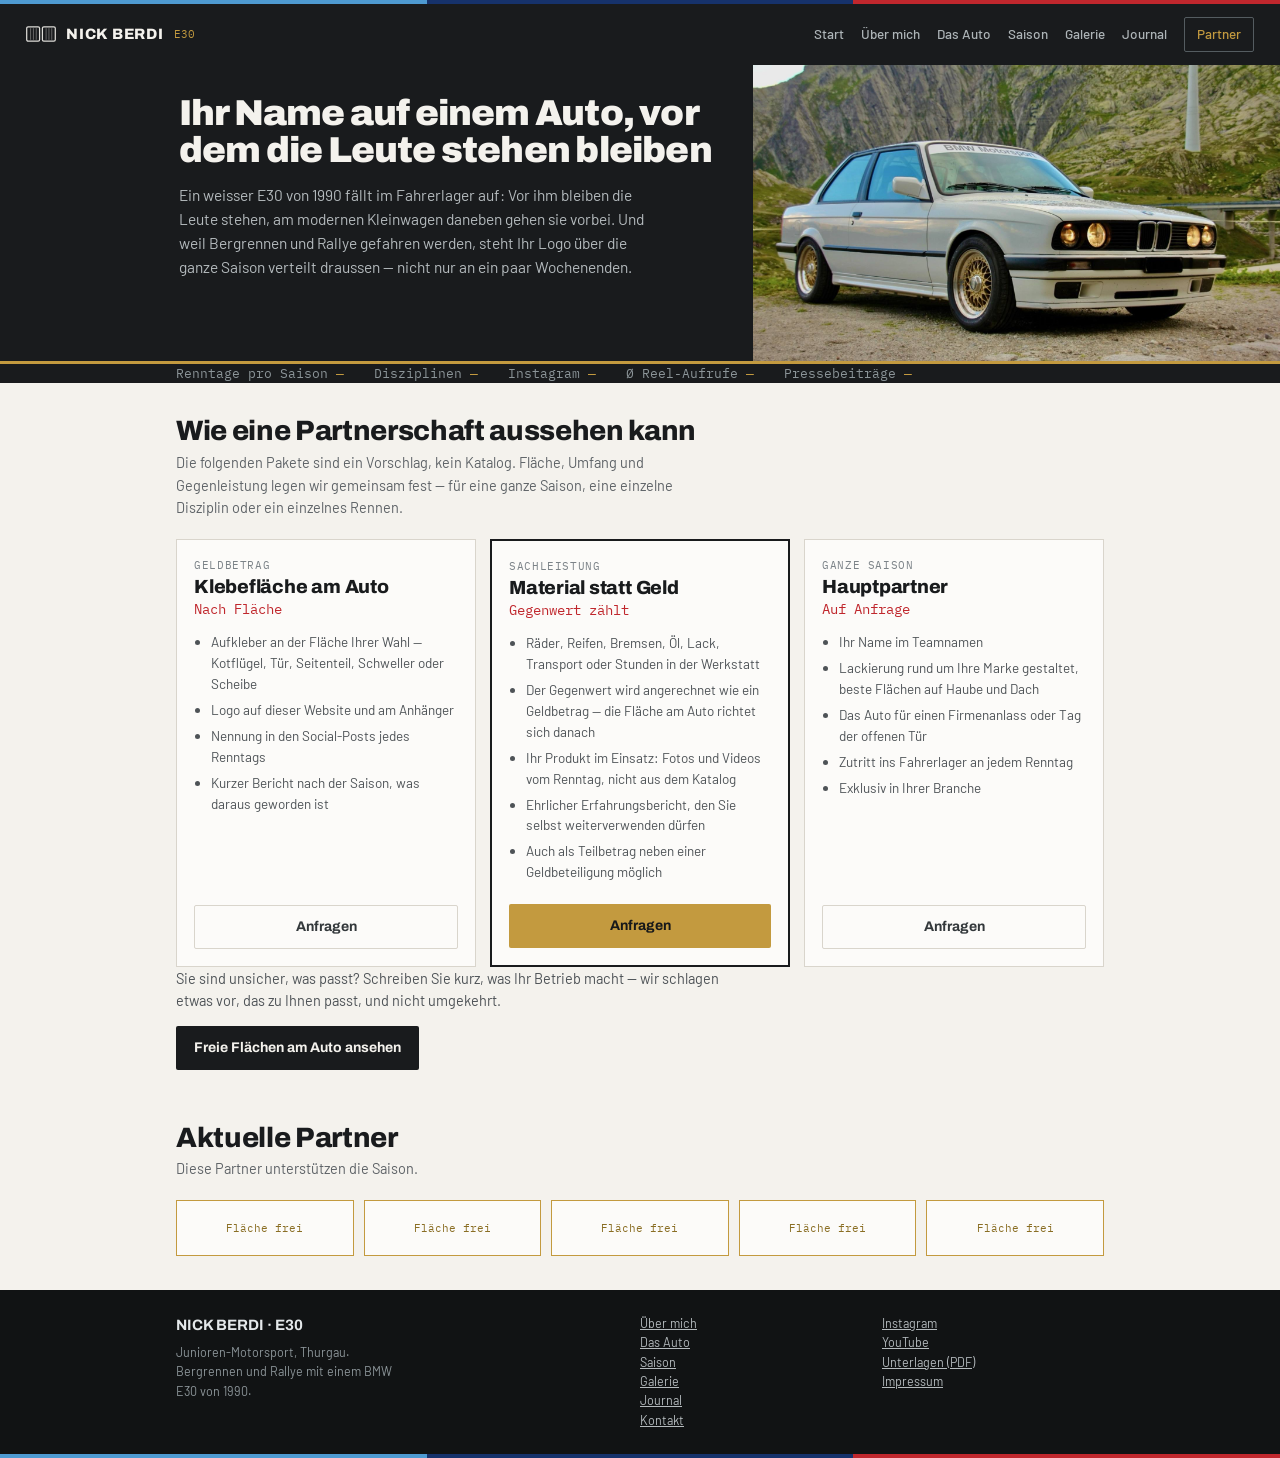
<file: partner.html>
<!doctype html>
<html lang="de-CH">
<meta charset="utf-8">
<meta name="viewport" content="width=device-width, initial-scale=1">
<title>Partner — berdi-racing.com</title>
<link rel="icon" href="favicon.ico" sizes="any">
<link rel="icon" type="image/png" sizes="32x32" href="img/favicon-32.png">
<link rel="apple-touch-icon" href="img/favicon-180.png">
<link rel="preconnect" href="https://fonts.googleapis.com">
<link rel="preconnect" href="https://fonts.gstatic.com" crossorigin>
<link href="https://fonts.googleapis.com/css2?family=Archivo:wght@600;700;800;900&family=Barlow:wght@400;500;600&family=IBM+Plex+Mono:wght@400;500&display=swap" rel="stylesheet">

<link rel="stylesheet" href="css/base.css?v=2">
<link rel="stylesheet" href="css/site.css?v=2">
<link rel="stylesheet" href="css/components.css?v=2">

<div class="site">
  <div class="tri"><i></i><i></i><i></i></div>
  <nav class="nav">
    <a class="mark" href="index.html" title="Zur Startseite">
      <svg class="grille" viewBox="0 0 34 18" width="30" height="16" aria-hidden="true"><rect x=".8" y=".8" width="14.6" height="16.4" rx="1.6" fill="none" stroke="currentColor" stroke-width="1.4"/><rect x="18.6" y=".8" width="14.6" height="16.4" rx="1.6" fill="none" stroke="currentColor" stroke-width="1.4"/><path d="M5.2 2.4v13.2M8.4 2.4v13.2M11.6 2.4v13.2M22.8 2.4v13.2M26 2.4v13.2M29.2 2.4v13.2" stroke="currentColor" stroke-width=".9" opacity=".5"/></svg>
      <b data-cms="site.name">NICK BERDI</b><span data-cms="site.tag">E30</span>
    </a>
    <a href="index.html">Start</a><a href="ueber-mich.html">Über mich</a><a href="das-auto.html">Das Auto</a><a href="saison.html">Saison</a><a href="galerie.html">Galerie</a><a href="journal.html">Journal</a>
    <a href="partner.html" class="cta on">Partner</a>
  </nav>
  <div class="hero" style="grid-template-columns:1fr .7fr">
    <div class="hero-txt" style="padding-top:30px;padding-bottom:28px">
      <h1 style="font-size:36px" data-cms="partner.heroTitle">Ihr Name auf einem Auto, vor dem die Leute stehen bleiben</h1>
      <p class="sub" style="max-width:52ch" data-cms="partner.heroText">Ein weisser E30 von 1990 fällt im Fahrerlager auf: Vor ihm bleiben die Leute stehen, am modernen Kleinwagen daneben gehen sie vorbei. Und weil Bergrennen und Rallye gefahren werden, steht Ihr Logo über die ganze Saison verteilt draussen — nicht nur an ein paar Wochenenden.</p>
    </div>
    <img data-cms-img="partner.heroImage" src="img/dreiviertel-bbs.jpg" alt="Der E30" style="min-height:0">
  </div>

  <div class="tc"><div class="wrap tc-in">
    <span><i>Renntage pro Saison</i> <b data-cms="partner.kpiRaceDays">—</b></span>
    <span><i>Disziplinen</i> <b data-cms="partner.kpiDisciplines">—</b></span>
    <span><i>Instagram</i> <b data-cms="partner.kpiInstagram">—</b></span>
    <span><i>Ø Reel-Aufrufe</i> <b data-cms="partner.kpiReels">—</b></span>
    <span><i>Pressebeiträge</i> <b data-cms="partner.kpiPress">—</b></span>
  </div></div>

  <section class="sec"><div class="wrap">
    <h2 data-cms="partner.pkgTitle">Wie eine Partnerschaft aussehen kann</h2>
    <p class="intro" data-cms="partner.pkgIntro">Die folgenden Pakete sind ein Vorschlag, kein Katalog. Fläche, Umfang und Gegenleistung legen wir gemeinsam fest — für eine ganze Saison, eine einzelne Disziplin oder ein einzelnes Rennen.</p>
    <div class="pkgs" data-packages></div>
    <p class="pkg-note" data-cms="partner.pkgNote">Sie sind unsicher, was passt? Schreiben Sie kurz, was Ihr Betrieb macht — wir schlagen etwas vor, das zu Ihnen passt, und nicht umgekehrt.</p>
    <p style="margin-top:14px"><a href="sponsorflaechen.html" class="btn btn-d">Freie Flächen am Auto ansehen</a></p>
  </div></section>

  <section class="sec" style="padding-top:6px"><div class="wrap">
    <h2>Aktuelle Partner</h2>
    <p class="intro" data-cms="partner.currentIntro">Diese Partner unterstützen die Saison.</p>
    <div class="logos" style="margin-top:14px" data-partners></div>
  </div></section>
  <footer class="foot"><div class="wrap cols">
    <div><b style="font-family:Archivo,sans-serif;font-size:15px;color:#E4E8EA" data-cms="site.footerBrand">NICK BERDI · E30</b>
      <p style="margin:6px 0 0;max-width:34ch" data-cms="site.footerText">Junioren-Motorsport, Thurgau. Bergrennen und Rallye mit einem BMW E30 von 1990.</p></div>
    <div><a href="ueber-mich.html">Über mich</a><br><a href="das-auto.html">Das Auto</a><br><a href="saison.html">Saison</a><br><a href="galerie.html">Galerie</a><br><a href="journal.html">Journal</a><br><a href="kontakt.html">Kontakt</a></div>
    <div><a href="https://www.instagram.com/nick_berdi/" data-cms-href="site.instagram" target="_blank" rel="noopener">Instagram</a><br><a href="https://www.youtube.com/@nick_berdi" data-cms-href="site.youtube" target="_blank" rel="noopener">YouTube</a><br><a href="#">Unterlagen (PDF)</a><br><a href="impressum.html">Impressum</a></div>
  </div></footer>
  <div class="tri"><i></i><i></i><i></i></div>
</div>

<script src="js/labels.js?v=2"></script>
<script src="data/content.js"></script>
<script src="js/content.js?v=2"></script>
<script src="js/site.js?v=2"></script>

</html>
</file>
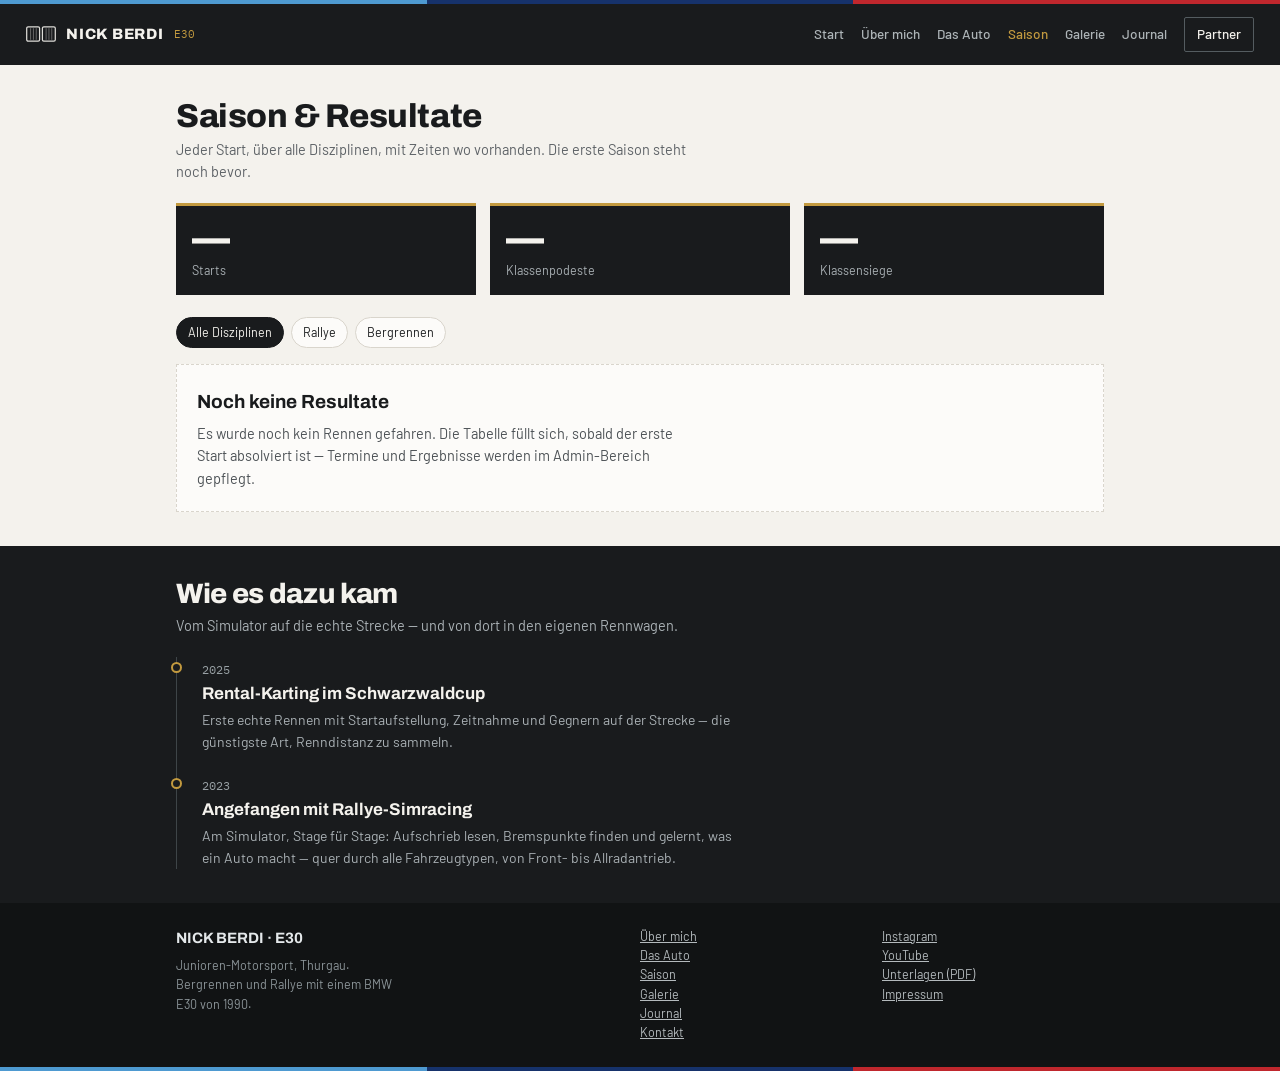
<file: saison.html>
<!doctype html>
<html lang="de-CH">
<meta charset="utf-8">
<meta name="viewport" content="width=device-width, initial-scale=1">
<title>Saison — berdi-racing.com</title>
<link rel="icon" href="favicon.ico" sizes="any">
<link rel="icon" type="image/png" sizes="32x32" href="img/favicon-32.png">
<link rel="apple-touch-icon" href="img/favicon-180.png">
<link rel="preconnect" href="https://fonts.googleapis.com">
<link rel="preconnect" href="https://fonts.gstatic.com" crossorigin>
<link href="https://fonts.googleapis.com/css2?family=Archivo:wght@600;700;800;900&family=Barlow:wght@400;500;600&family=IBM+Plex+Mono:wght@400;500&display=swap" rel="stylesheet">

<link rel="stylesheet" href="css/base.css?v=2">
<link rel="stylesheet" href="css/site.css?v=2">
<link rel="stylesheet" href="css/components.css?v=2">

<div class="site">
  <div class="tri"><i></i><i></i><i></i></div>
  <nav class="nav">
    <a class="mark" href="index.html" title="Zur Startseite">
      <svg class="grille" viewBox="0 0 34 18" width="30" height="16" aria-hidden="true"><rect x=".8" y=".8" width="14.6" height="16.4" rx="1.6" fill="none" stroke="currentColor" stroke-width="1.4"/><rect x="18.6" y=".8" width="14.6" height="16.4" rx="1.6" fill="none" stroke="currentColor" stroke-width="1.4"/><path d="M5.2 2.4v13.2M8.4 2.4v13.2M11.6 2.4v13.2M22.8 2.4v13.2M26 2.4v13.2M29.2 2.4v13.2" stroke="currentColor" stroke-width=".9" opacity=".5"/></svg>
      <b data-cms="site.name">NICK BERDI</b><span data-cms="site.tag">E30</span>
    </a>
    <a href="index.html">Start</a><a href="ueber-mich.html">Über mich</a><a href="das-auto.html">Das Auto</a><a href="saison.html" class="on">Saison</a><a href="galerie.html">Galerie</a><a href="journal.html">Journal</a>
    <a href="partner.html" class="cta">Partner</a>
  </nav>
  <section class="sec"><div class="wrap">
    <h2 style="font-size:33px">Saison &amp; Resultate</h2>
    <p class="intro" data-cms="season.intro">Jeder Start, über alle Disziplinen, mit Zeiten wo vorhanden. Die erste Saison steht noch bevor.</p>
    <div class="stats">
      <div class="stat"><b data-cms="season.statStarts">—</b><span>Starts</span></div>
      <div class="stat"><b data-cms="season.statPodiums">—</b><span>Klassenpodeste</span></div>
      <div class="stat"><b data-cms="season.statWins">—</b><span>Klassensiege</span></div>
    </div>

    <div class="chips">
      <span class="chip on" data-filter="all">Alle Disziplinen</span><span class="chip" data-filter="rally">Rallye</span><span class="chip" data-filter="hillclimb">Bergrennen</span>
    </div>

    <table class="tbl" data-events-table style="display:none">
      <thead><tr><th>Datum</th><th>Veranstaltung</th><th>Disziplin</th><th>Klasse</th><th>Gesamt</th><th>Bestzeit</th></tr></thead>
      <tbody></tbody>
    </table>
    <div class="empty" data-events-empty>
      <b>Noch keine Resultate</b>
      <p>Es wurde noch kein Rennen gefahren. Die Tabelle füllt sich, sobald der erste Start absolviert ist — Termine und Ergebnisse werden im Admin-Bereich gepflegt.</p>
    </div>
  </div></section>

  <section class="sec dk"><div class="wrap">
    <h2>Wie es dazu kam</h2>
    <p class="intro" data-cms="season.historyIntro">Vom Simulator auf die echte Strecke — und von dort in den eigenen Rennwagen.</p>
    <ul class="tl" style="border-color:#3E4548" data-timeline></ul>
  </div></section>
  <footer class="foot"><div class="wrap cols">
    <div><b style="font-family:Archivo,sans-serif;font-size:15px;color:#E4E8EA" data-cms="site.footerBrand">NICK BERDI · E30</b>
      <p style="margin:6px 0 0;max-width:34ch" data-cms="site.footerText">Junioren-Motorsport, Thurgau. Bergrennen und Rallye mit einem BMW E30 von 1990.</p></div>
    <div><a href="ueber-mich.html">Über mich</a><br><a href="das-auto.html">Das Auto</a><br><a href="saison.html">Saison</a><br><a href="galerie.html">Galerie</a><br><a href="journal.html">Journal</a><br><a href="kontakt.html">Kontakt</a></div>
    <div><a href="https://www.instagram.com/nick_berdi/" data-cms-href="site.instagram" target="_blank" rel="noopener">Instagram</a><br><a href="https://www.youtube.com/@nick_berdi" data-cms-href="site.youtube" target="_blank" rel="noopener">YouTube</a><br><a href="#">Unterlagen (PDF)</a><br><a href="impressum.html">Impressum</a></div>
  </div></footer>
  <div class="tri"><i></i><i></i><i></i></div>
</div>

<script src="js/labels.js?v=2"></script>
<script src="data/content.js"></script>
<script src="js/content.js?v=2"></script>
<script src="js/site.js?v=2"></script>

</html>
</file>
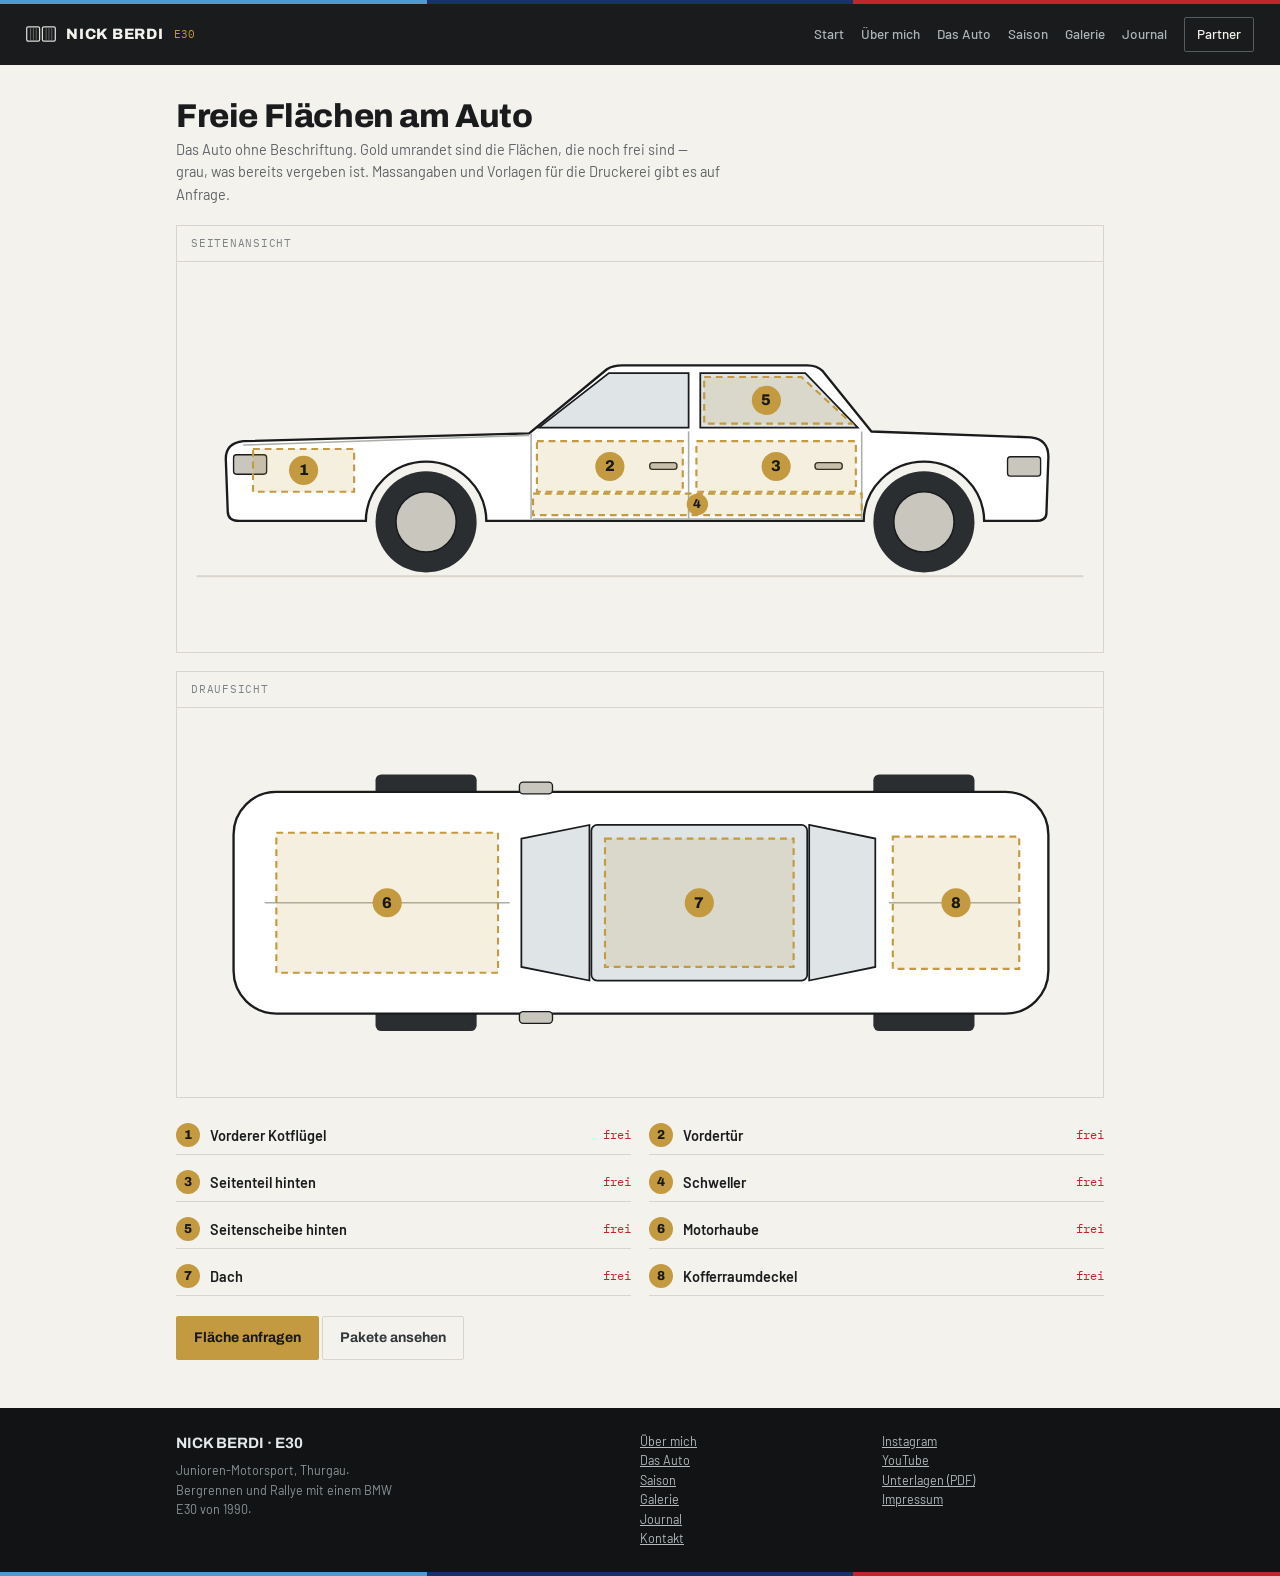
<file: sponsorflaechen.html>
<!doctype html>
<html lang="de-CH">
<meta charset="utf-8">
<meta name="viewport" content="width=device-width, initial-scale=1">
<title>Freie Flächen — berdi-racing.com</title>
<link rel="icon" href="favicon.ico" sizes="any">
<link rel="icon" type="image/png" sizes="32x32" href="img/favicon-32.png">
<link rel="apple-touch-icon" href="img/favicon-180.png">
<link rel="preconnect" href="https://fonts.googleapis.com">
<link rel="preconnect" href="https://fonts.gstatic.com" crossorigin>
<link href="https://fonts.googleapis.com/css2?family=Archivo:wght@600;700;800;900&family=Barlow:wght@400;500;600&family=IBM+Plex+Mono:wght@400;500&display=swap" rel="stylesheet">

<link rel="stylesheet" href="css/base.css?v=2">
<link rel="stylesheet" href="css/site.css?v=2">
<link rel="stylesheet" href="css/components.css?v=2">

<div class="site">
  <div class="tri"><i></i><i></i><i></i></div>
  <nav class="nav">
    <a class="mark" href="index.html" title="Zur Startseite">
      <svg class="grille" viewBox="0 0 34 18" width="30" height="16" aria-hidden="true"><rect x=".8" y=".8" width="14.6" height="16.4" rx="1.6" fill="none" stroke="currentColor" stroke-width="1.4"/><rect x="18.6" y=".8" width="14.6" height="16.4" rx="1.6" fill="none" stroke="currentColor" stroke-width="1.4"/><path d="M5.2 2.4v13.2M8.4 2.4v13.2M11.6 2.4v13.2M22.8 2.4v13.2M26 2.4v13.2M29.2 2.4v13.2" stroke="currentColor" stroke-width=".9" opacity=".5"/></svg>
      <b data-cms="site.name">NICK BERDI</b><span data-cms="site.tag">E30</span>
    </a>
    <a href="index.html">Start</a><a href="ueber-mich.html">Über mich</a><a href="das-auto.html">Das Auto</a><a href="saison.html">Saison</a><a href="galerie.html">Galerie</a><a href="journal.html">Journal</a>
    <a href="partner.html" class="cta">Partner</a>
  </nav>
  <section class="sec"><div class="wrap">
    <h2 style="font-size:33px">Freie Flächen am Auto</h2>
    <p class="intro" data-cms="spots.intro">Das Auto ohne Beschriftung. Gold umrandet sind die Flächen, die noch frei sind — grau, was bereits vergeben ist. Massangaben und Vorlagen für die Druckerei gibt es auf Anfrage.</p>

    <div class="carmap">
      <div class="carmap-head">Seitenansicht</div>
      <svg viewBox="0 0 940 380" role="img" aria-label="Seitenansicht des BMW E30 mit markierten freien Werbeflächen">
        <line x1="14" y1="313" x2="926" y2="313" class="ground"/>
        <path class="shell" d="M46,246 L44,192 Q44,176 62,174 L356,166 L436,100 Q442,96 452,96 L642,96 Q652,96 658,102 L708,164 L872,170 Q890,172 890,190 L888,248 Q888,256 876,256 L58,256 Q46,256 46,246 Z"/>
        <path class="arch" d="M188,257 A62,62 0 0 1 312,257"/>
        <path class="arch" d="M700,257 A62,62 0 0 1 824,257"/>
        <polygon class="glass" points="366,160 438,104 520,104 520,160"/>
        <polygon class="glass" points="532,104 640,104 694,160 532,160"/>
        <path class="shut" d="M358,166 L358,254 M520,164 L520,254 M698,164 L698,254"/>
        <path class="trim" d="M62,178 L356,168 M360,254 L698,254"/>
        <rect class="lamp" x="52" y="188" width="34" height="20" rx="3"/>
        <rect class="lamp" x="848" y="190" width="34" height="20" rx="3"/>
        <rect class="handle" x="480" y="196" width="28" height="7" rx="3"/>
        <rect class="handle" x="650" y="196" width="28" height="7" rx="3"/>
        <circle class="tyre" cx="250" cy="257" r="52"/><circle class="rim" cx="250" cy="257" r="31"/>
        <circle class="tyre" cx="762" cy="257" r="52"/><circle class="rim" cx="762" cy="257" r="31"/>

        <g class="spot" data-spot="s1"><rect x="72" y="182" width="104" height="44"/><circle cx="124" cy="204" r="15"/><text x="124" y="209">1</text></g>
        <g class="spot" data-spot="s2"><rect x="364" y="174" width="150" height="52"/><circle cx="439" cy="200" r="15"/><text x="439" y="205">2</text></g>
        <g class="spot" data-spot="s3"><rect x="528" y="174" width="164" height="52"/><circle cx="610" cy="200" r="15"/><text x="610" y="205">3</text></g>
        <g class="spot" data-spot="s4"><rect x="360" y="228" width="338" height="22"/><circle cx="529" cy="239" r="11"/><text x="529" y="243" style="font-size:13px">4</text></g>
        <g class="spot" data-spot="s5"><polygon points="536,108 636,108 688,156 536,156"/><circle cx="600" cy="132" r="15"/><text x="600" y="137">5</text></g>
      </svg>
    </div>

    <div class="carmap">
      <div class="carmap-head">Draufsicht</div>
      <svg viewBox="0 0 940 380" role="img" aria-label="Draufsicht des BMW E30 mit markierten freien Werbeflächen">
        <rect class="tyre" x="198" y="58" width="104" height="26" rx="6"/><rect class="tyre" x="198" y="296" width="104" height="26" rx="6"/>
        <rect class="tyre" x="710" y="58" width="104" height="26" rx="6"/><rect class="tyre" x="710" y="296" width="104" height="26" rx="6"/>
        <rect class="shell" x="52" y="76" width="838" height="228" rx="44"/>
        <rect class="handle" x="346" y="66" width="34" height="12" rx="4"/><rect class="handle" x="346" y="302" width="34" height="12" rx="4"/>
        <polygon class="glass" points="348,124 418,110 418,270 348,256"/>
        <rect class="glass" x="420" y="110" width="222" height="160" rx="6"/>
        <polygon class="glass" points="644,110 712,124 712,256 644,270"/>
        <path class="trim" d="M84,190 L336,190 M726,190 L862,190"/>

        <g class="spot" data-spot="t1"><rect x="96" y="118" width="228" height="144"/><circle cx="210" cy="190" r="15"/><text x="210" y="195">6</text></g>
        <g class="spot" data-spot="t2"><rect x="434" y="124" width="194" height="132"/><circle cx="531" cy="190" r="15"/><text x="531" y="195">7</text></g>
        <g class="spot" data-spot="t3"><rect x="730" y="122" width="130" height="136"/><circle cx="795" cy="190" r="15"/><text x="795" y="195">8</text></g>
      </svg>
    </div>

    <ol class="spot-list">
      <li><span class="num">1</span><b>Vorderer Kotflügel</b><i data-cms="spots.s1">frei</i></li>
      <li><span class="num">2</span><b>Vordertür</b><i data-cms="spots.s2">frei</i></li>
      <li><span class="num">3</span><b>Seitenteil hinten</b><i data-cms="spots.s3">frei</i></li>
      <li><span class="num">4</span><b>Schweller</b><i data-cms="spots.s4">frei</i></li>
      <li><span class="num">5</span><b>Seitenscheibe hinten</b><i data-cms="spots.s5">frei</i></li>
      <li><span class="num">6</span><b>Motorhaube</b><i data-cms="spots.t1">frei</i></li>
      <li><span class="num">7</span><b>Dach</b><i data-cms="spots.t2">frei</i></li>
      <li><span class="num">8</span><b>Kofferraumdeckel</b><i data-cms="spots.t3">frei</i></li>
    </ol>

    <p style="margin-top:20px"><a href="kontakt.html" class="btn btn-g">Fläche anfragen</a>
      <a href="partner.html" class="btn btn-l">Pakete ansehen</a></p>
  </div></section>
  <footer class="foot"><div class="wrap cols">
    <div><b style="font-family:Archivo,sans-serif;font-size:15px;color:#E4E8EA" data-cms="site.footerBrand">NICK BERDI · E30</b>
      <p style="margin:6px 0 0;max-width:34ch" data-cms="site.footerText">Junioren-Motorsport, Thurgau. Bergrennen und Rallye mit einem BMW E30 von 1990.</p></div>
    <div><a href="ueber-mich.html">Über mich</a><br><a href="das-auto.html">Das Auto</a><br><a href="saison.html">Saison</a><br><a href="galerie.html">Galerie</a><br><a href="journal.html">Journal</a><br><a href="kontakt.html">Kontakt</a></div>
    <div><a href="https://www.instagram.com/nick_berdi/" data-cms-href="site.instagram" target="_blank" rel="noopener">Instagram</a><br><a href="https://www.youtube.com/@nick_berdi" data-cms-href="site.youtube" target="_blank" rel="noopener">YouTube</a><br><a href="#">Unterlagen (PDF)</a><br><a href="impressum.html">Impressum</a></div>
  </div></footer>
  <div class="tri"><i></i><i></i><i></i></div>
</div>

<script src="js/labels.js?v=2"></script>
<script src="data/content.js"></script>
<script src="js/content.js?v=2"></script>
<script src="js/site.js?v=2"></script>

</html>
</file>
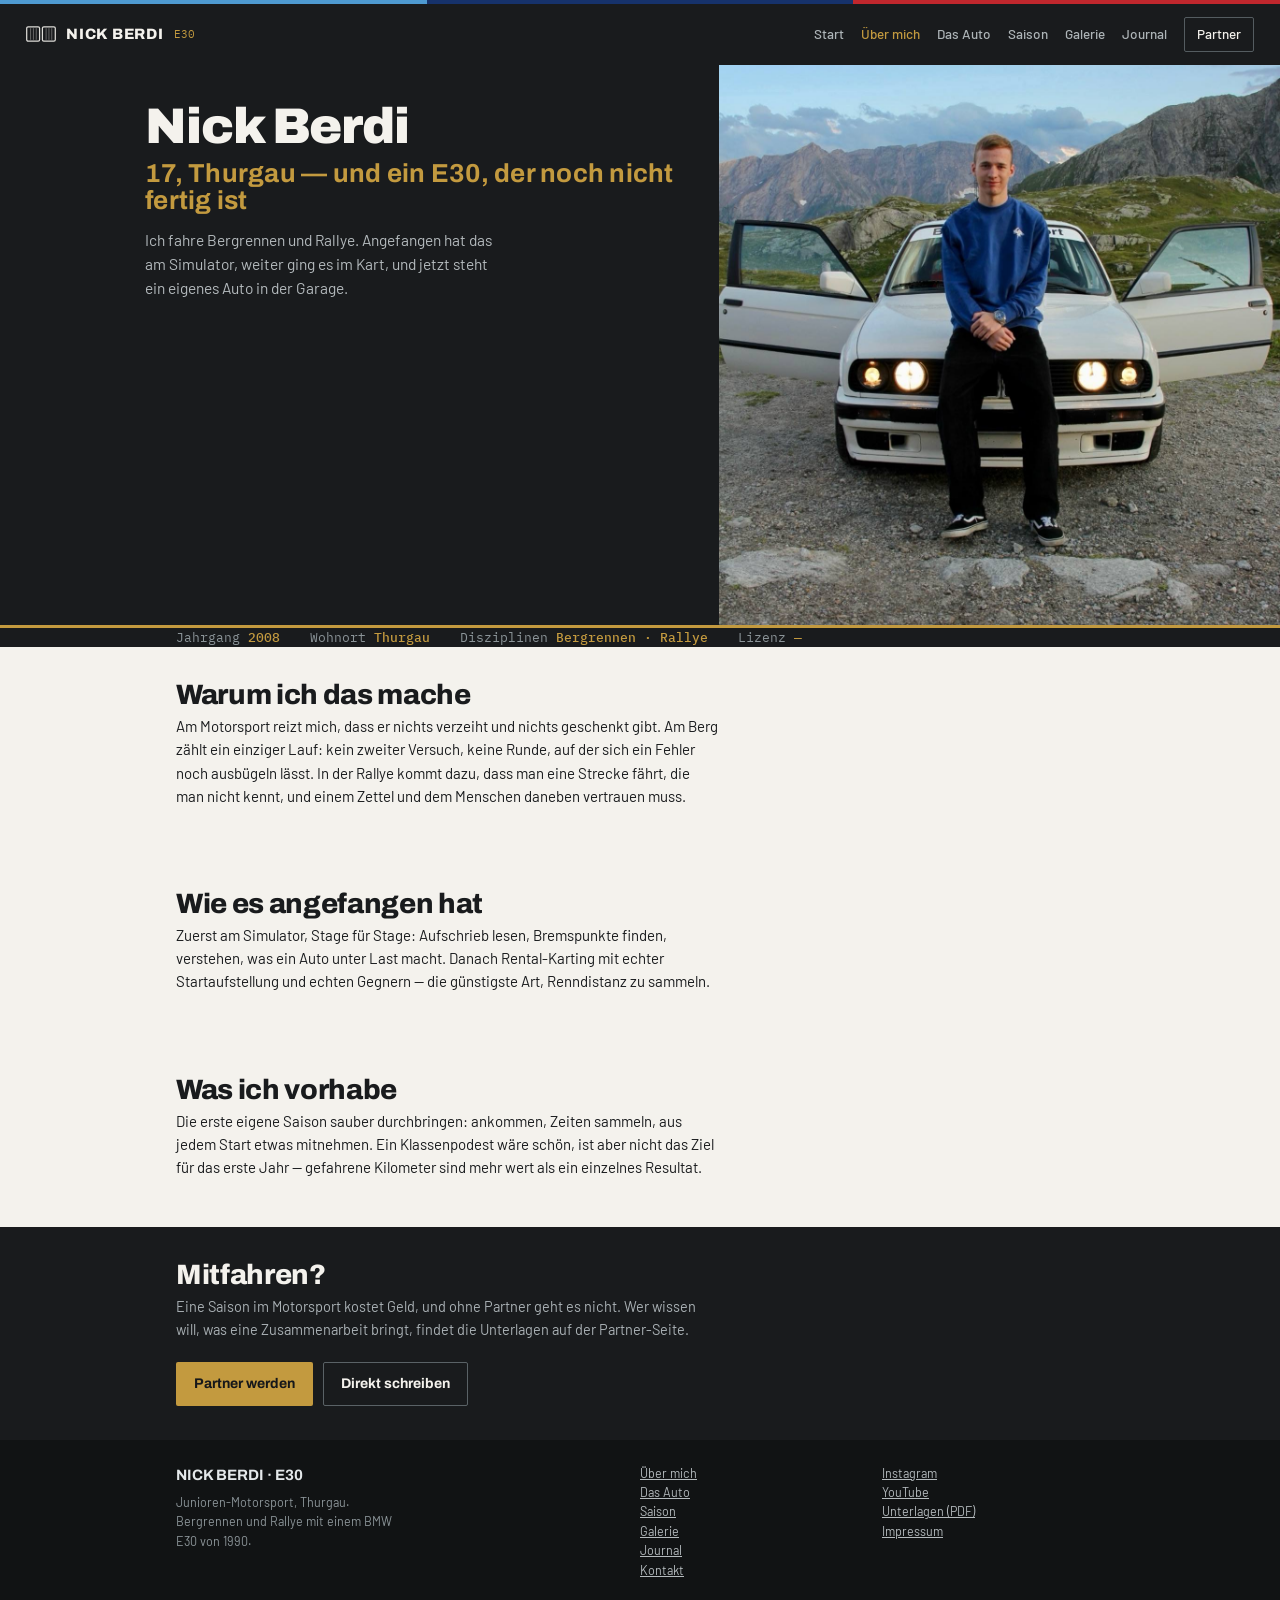
<file: ueber-mich.html>
<!doctype html>
<html lang="de-CH">
<meta charset="utf-8">
<meta name="viewport" content="width=device-width, initial-scale=1">
<title>Über mich — berdi-racing.com</title>
<link rel="icon" href="favicon.ico" sizes="any">
<link rel="icon" type="image/png" sizes="32x32" href="img/favicon-32.png">
<link rel="apple-touch-icon" href="img/favicon-180.png">
<link rel="preconnect" href="https://fonts.googleapis.com">
<link rel="preconnect" href="https://fonts.gstatic.com" crossorigin>
<link href="https://fonts.googleapis.com/css2?family=Archivo:wght@600;700;800;900&family=Barlow:wght@400;500;600&family=IBM+Plex+Mono:wght@400;500&display=swap" rel="stylesheet">

<link rel="stylesheet" href="css/base.css?v=2">
<link rel="stylesheet" href="css/site.css?v=2">
<link rel="stylesheet" href="css/components.css?v=2">

<div class="site">
  <div class="tri"><i></i><i></i><i></i></div>
  <nav class="nav">
    <a class="mark" href="index.html" title="Zur Startseite">
      <svg class="grille" viewBox="0 0 34 18" width="30" height="16" aria-hidden="true"><rect x=".8" y=".8" width="14.6" height="16.4" rx="1.6" fill="none" stroke="currentColor" stroke-width="1.4"/><rect x="18.6" y=".8" width="14.6" height="16.4" rx="1.6" fill="none" stroke="currentColor" stroke-width="1.4"/><path d="M5.2 2.4v13.2M8.4 2.4v13.2M11.6 2.4v13.2M22.8 2.4v13.2M26 2.4v13.2M29.2 2.4v13.2" stroke="currentColor" stroke-width=".9" opacity=".5"/></svg>
      <b data-cms="site.name">NICK BERDI</b><span data-cms="site.tag">E30</span>
    </a>
    <a href="index.html">Start</a><a href="ueber-mich.html" class="on">Über mich</a><a href="das-auto.html">Das Auto</a><a href="saison.html">Saison</a><a href="galerie.html">Galerie</a><a href="journal.html">Journal</a>
    <a href="partner.html" class="cta">Partner</a>
  </nav>

  <header class="hero">
    <div class="hero-txt">
      <h1><span data-cms="about.title">Nick Berdi</span><em data-cms="about.sub">17, Thurgau — und ein E30, der noch nicht fertig ist</em></h1>
      <p class="sub" data-cms="about.intro">Ich fahre Bergrennen und Rallye. Angefangen hat das am Simulator, weiter ging es im Kart, und jetzt steht ein eigenes Auto in der Garage.</p>
    </div>
    <img data-cms-img="about.heroImage" src="img/nick-auf-haube.jpg" alt="Nick Berdi vor seinem BMW E30">
  </header>

  <div class="tc"><div class="wrap tc-in">
    <span><i>Jahrgang</i> <b data-cms="about.factBorn">2008</b></span>
    <span><i>Wohnort</i> <b data-cms="about.factHome">Thurgau</b></span>
    <span><i>Disziplinen</i> <b data-cms="about.factDisciplines">Bergrennen · Rallye</b></span>
    <span><i>Lizenz</i> <b data-cms="about.factLicence">—</b></span>
  </div></div>

  <section class="sec"><div class="wrap">
    <h2 data-cms="about.motivationTitle">Warum ich das mache</h2>
    <div data-cms-para="about.motivation">
      <p>Am Motorsport reizt mich, dass er nichts verzeiht und nichts geschenkt gibt. Am Berg zählt ein einziger Lauf: kein zweiter Versuch, keine Runde, auf der sich ein Fehler noch ausbügeln lässt. In der Rallye kommt dazu, dass man eine Strecke fährt, die man nicht kennt, und einem Zettel und dem Menschen daneben vertrauen muss.</p>
    </div>
  </div></section>

  <section class="sec"><div class="wrap">
    <h2 data-cms="about.startTitle">Wie es angefangen hat</h2>
    <div data-cms-para="about.start">
      <p>Zuerst am Simulator, Stage für Stage: Aufschrieb lesen, Bremspunkte finden, verstehen, was ein Auto unter Last macht. Danach Rental-Karting mit echter Startaufstellung und echten Gegnern — die günstigste Art, Renndistanz zu sammeln.</p>
    </div>
  </div></section>

  <section class="sec"><div class="wrap">
    <h2 data-cms="about.goalsTitle">Was ich vorhabe</h2>
    <div data-cms-para="about.goals">
      <p>Die erste eigene Saison sauber durchbringen: ankommen, Zeiten sammeln, aus jedem Start etwas mitnehmen. Ein Klassenpodest wäre schön, ist aber nicht das Ziel für das erste Jahr — gefahrene Kilometer sind mehr wert als ein einzelnes Resultat.</p>
    </div>
  </div></section>

  <section class="sec dk"><div class="wrap">
    <h2 data-cms="about.ctaTitle">Mitfahren?</h2>
    <p class="intro" data-cms="about.ctaText">Eine Saison im Motorsport kostet Geld, und ohne Partner geht es nicht. Wer wissen will, was eine Zusammenarbeit bringt, findet die Unterlagen auf der Partner-Seite.</p>
    <div class="hero-btns">
      <a href="partner.html" class="btn btn-g" data-cms="about.ctaBtn1">Partner werden</a>
      <a href="kontakt.html" class="btn btn-o" data-cms="about.ctaBtn2">Direkt schreiben</a>
    </div>
  </div></section>

  <footer class="foot"><div class="wrap cols">
    <div><b style="font-family:Archivo,sans-serif;font-size:15px;color:#E4E8EA" data-cms="site.footerBrand">NICK BERDI · E30</b>
      <p style="margin:6px 0 0;max-width:34ch" data-cms="site.footerText">Junioren-Motorsport, Thurgau. Bergrennen und Rallye mit einem BMW E30 von 1990.</p></div>
    <div><a href="ueber-mich.html">Über mich</a><br><a href="das-auto.html">Das Auto</a><br><a href="saison.html">Saison</a><br><a href="galerie.html">Galerie</a><br><a href="journal.html">Journal</a><br><a href="kontakt.html">Kontakt</a></div>
    <div><a href="https://www.instagram.com/nick_berdi/" data-cms-href="site.instagram" target="_blank" rel="noopener">Instagram</a><br><a href="https://www.youtube.com/@nick_berdi" data-cms-href="site.youtube" target="_blank" rel="noopener">YouTube</a><br><a href="#">Unterlagen (PDF)</a><br><a href="impressum.html">Impressum</a></div>
  </div></footer>
  <div class="tri"><i></i><i></i><i></i></div>
</div>

<script src="js/labels.js?v=2"></script>
<script src="data/content.js"></script>
<script src="js/content.js?v=2"></script>
<script src="js/site.js?v=2"></script>

</html>
</file>
<file: css/base.css>
/* Design tokens, reset and shared type helpers */
:root{
  --alpine:#F4F2ED;      /* Alpinweiss body */
  --chalk:#FCFBF9;
  --anthracite:#191B1D;  /* dash + trim */
  --graphite:#33383B;
  --bbs:#C39A3F;         /* cross-spoke gold */
  --needle:#E4762B;      /* tacho needle */
  --dusk:#4C6E8C;
  --line:#D9D5CC;
  --m1:#4E9AD1; --m2:#16326B; --m3:#C0272D;
  --ok:#2E7D32;          /* feedback: it worked */
  --error:#B3261E;      /* feedback: it did not work */
}
*{box-sizing:border-box}
html,body{margin:0}
body{background:var(--alpine);color:var(--anthracite);font-family:Barlow,system-ui,sans-serif;-webkit-font-smoothing:antialiased}
.mono{font-family:"IBM Plex Mono",ui-monospace,monospace;font-variant-numeric:tabular-nums}
</file>
<file: css/site.css>
/* The website itself: nav, hero, sections, footer, responsive rules */
/* ---------- site base ---------- */
.site{color:var(--anthracite);font-size:15px;line-height:1.55;background:var(--alpine)}
.site .wrap{max-width:980px;margin:0 auto;padding:0 26px}
.site h1,.site h2,.site h3{font-family:Archivo,sans-serif;font-weight:800;letter-spacing:-.012em;margin:0;line-height:1.03}
.site p{margin:0 0 14px;max-width:68ch}
.tri{display:flex;height:4px}
.tri i{flex:1}
.tri i:nth-child(1){background:var(--m1)}
.tri i:nth-child(2){background:var(--m2)}
.tri i:nth-child(3){background:var(--m3)}

/* nav — sticky: the top stripe pins first, the bar sits right below it */
.site>.tri:first-child{position:sticky;top:0;z-index:60}
.nav{position:sticky;top:4px;z-index:59;display:flex;align-items:center;gap:17px;padding:13px 26px;background:var(--anthracite);color:var(--alpine)}
/* The wordmark is a link back to the home page. It has to opt out of the .nav a
   rule below, otherwise it would take on the grey of the menu items. */
.mark{display:flex;align-items:center;gap:10px;margin-right:auto}
.nav a.mark{color:var(--alpine);text-decoration:none;font-size:inherit;font-weight:inherit}
.nav a.mark:hover b,.nav a.mark:focus-visible b{color:var(--bbs)}
.nav a.mark:focus-visible{outline:2px solid var(--bbs);outline-offset:3px}
.mark .grille{color:var(--alpine);opacity:.9;flex:none}
.mark b{font-family:Archivo,sans-serif;font-weight:800;font-size:15px;letter-spacing:.05em}
.mark span{font-family:"IBM Plex Mono",monospace;font-size:11px;color:var(--bbs)}
.nav a{color:#AEB5B8;text-decoration:none;font-size:13.5px;font-weight:500}
.nav a:hover,.nav a.on{color:var(--bbs)}
.nav .cta{border:1px solid #545C60;padding:6px 12px;border-radius:2px;color:var(--alpine)}
.nav .cta:hover{border-color:var(--bbs)}

/* hero */
.hero{display:grid;grid-template-columns:1fr .78fr;background:var(--anthracite);color:var(--alpine)}
.hero-txt{padding:36px 0 34px 26px;max-width:600px;justify-self:end;width:100%}
.hero img{width:100%;height:100%;object-fit:cover;display:block;min-height:400px;max-height:560px}
.hero h1{font-size:50px;font-weight:900;letter-spacing:-.022em}
.hero h1 em{font-style:normal;display:block;color:var(--bbs);font-size:26px;font-weight:700;letter-spacing:.01em;margin-top:8px}
.hero .sub{color:#B4BABD;margin:14px 0 0;max-width:40ch;font-size:15.5px}
.hero-btns{display:flex;flex-wrap:wrap;gap:10px;margin-top:22px}
.btn{display:inline-block;font-family:Archivo,sans-serif;font-weight:700;font-size:14px;padding:10px 17px;border-radius:2px;
  text-decoration:none;border:1px solid transparent;cursor:pointer}
.btn-g{background:var(--bbs);color:#16181A}
.btn-o{border-color:#5A6266;color:var(--alpine)}
.btn-d{background:var(--anthracite);color:var(--alpine)}
.btn-l{border-color:var(--line);color:var(--graphite)}
/* The submit button of the contact form is a <button>, every other .btn is a
   link. Without this line the browser defaults for line-height and appearance
   make it shorter than the buttons next to it. */
button.btn{line-height:inherit;-webkit-appearance:none;appearance:none}

/* Status line under the contact form. The colour lives here and not in the
   script — otherwise the form would carry its own colour values, bypassing the
   token system. Without a state class the line stays invisibly empty. */
.formstatus{font-size:13px;margin:10px 0 0;min-height:1.2em}
.formstatus.is-ok{color:var(--ok)}
.formstatus.is-error{color:var(--error)}

/* headlight divider */
.lamps{display:flex;justify-content:center;padding:22px 0 4px;color:var(--line)}

/* spec bar */
.spec{background:var(--graphite);color:var(--alpine)}
.spec-in{display:grid;grid-template-columns:repeat(4,1fr);gap:1px 0;padding:0}
.spec-in div{padding:13px 18px;border-right:1px solid #454B4E}
.spec-in div:last-child{border-right:none}
.spec-in i{display:block;font-style:normal;font-family:"IBM Plex Mono",monospace;font-size:10.5px;color:#98A0A4;letter-spacing:.05em}
.spec-in b{font-family:Archivo,sans-serif;font-weight:700;font-size:16px;margin-top:2px;display:block}

/* time control strip */
.tc{background:var(--anthracite);color:var(--alpine);border-top:3px solid var(--bbs)}
.tc-in{display:flex;flex-wrap:wrap;gap:7px 30px;align-items:baseline;padding:11px 0;font-family:"IBM Plex Mono",monospace;font-size:12.5px}
.tc-in b{color:var(--bbs);font-weight:500}
.tc-in i{color:#8B9498;font-style:normal}

.sec{padding:34px 0}
.sec.dk{background:var(--anthracite);color:var(--alpine)}
.sec.dk h2{color:var(--alpine)}
.sec.dk .intro{color:#A9B0B4}
.sec h2{font-size:28px;margin-bottom:5px}
.sec .intro{color:#5E6367;margin-bottom:20px;font-size:14.5px}

/* result */
.result{display:grid;grid-template-columns:84px 1fr;gap:18px;background:var(--chalk);border:1px solid var(--line);
  border-left:5px solid var(--m3);padding:16px 18px}
.pos{font-family:Archivo,sans-serif;font-weight:900;font-size:46px;line-height:.85;text-align:center}
.pos small{display:block;font-family:"IBM Plex Mono",monospace;font-size:9.5px;letter-spacing:.09em;color:#7A7A72;font-weight:400;margin-top:4px}
.result h3{font-size:21px}
.result .meta{font-family:"IBM Plex Mono",monospace;font-size:12px;color:#6E6E66;margin-top:3px}
.splits{display:flex;flex-wrap:wrap;gap:14px;margin-top:11px;font-family:"IBM Plex Mono",monospace;font-size:12.5px}
.splits em{font-style:normal;color:#7A7A72}

.strip{display:grid;grid-template-columns:repeat(2,1fr);gap:1px;background:var(--line);border:1px solid var(--line);margin-top:16px}
.strip div{background:var(--chalk);padding:11px 12px}
.strip .ev{font-family:Archivo,sans-serif;font-weight:700;font-size:14px}
.strip .rs{font-family:"IBM Plex Mono",monospace;font-size:11.5px;color:#6E6E66;margin-top:2px}

.logos{display:grid;grid-template-columns:repeat(5,1fr);gap:10px;margin-top:10px}
.logo{background:var(--chalk);border:1px dashed #C8C3B6;height:56px;display:flex;align-items:center;justify-content:center;
  font-family:"IBM Plex Mono",monospace;font-size:10.5px;color:#96968C;text-align:center;padding:4px}

.tbl{width:100%;border-collapse:collapse;font-size:14px;background:var(--chalk);border:1px solid var(--line)}
.tbl th{text-align:left;font-family:Archivo,sans-serif;font-weight:700;font-size:13px;color:#4E5357;
  border-bottom:2px solid var(--anthracite);padding:9px 11px}
.tbl td{border-bottom:1px solid #E6E2D8;padding:9px 11px}
.tbl tr:last-child td{border-bottom:none}
.tbl .n{font-family:"IBM Plex Mono",monospace;font-variant-numeric:tabular-nums}
.tbl .win{color:var(--m3);font-weight:600}

.stats{display:grid;grid-template-columns:repeat(3,1fr);gap:14px;margin-bottom:22px}
.stat{background:var(--anthracite);color:var(--alpine);padding:14px 16px;border-top:3px solid var(--bbs)}
.stat b{font-family:Archivo,sans-serif;font-weight:900;font-size:38px;line-height:1;display:block}
.stat span{font-size:12.5px;color:#A9B0B4}

.tl{list-style:none;margin:0;padding:0;border-left:1px solid var(--line)}
.tl li{position:relative;padding:0 0 20px 25px}
.tl li:last-child{padding-bottom:0}
.tl .mk{position:absolute;left:-6px;top:5px;width:11px;height:11px;border-radius:50%;background:var(--alpine);
  border:2px solid var(--anthracite)}
.tl .yr{font-family:"IBM Plex Mono",monospace;font-size:11.5px;color:#7A7A72}
.tl b{font-family:Archivo,sans-serif;font-weight:700;font-size:17px;display:block;margin-top:1px}
.tl p{font-size:14px;color:#5E6367;margin:2px 0 0}

/* gallery */
.chips{display:flex;flex-wrap:wrap;gap:7px;margin-bottom:16px}
.chip{font-size:12.5px;border:1px solid var(--line);background:var(--chalk);padding:5px 11px;border-radius:999px;cursor:pointer}
.chip.on{background:var(--anthracite);color:var(--alpine);border-color:var(--anthracite)}
.grid{display:grid;grid-template-columns:repeat(3,1fr);gap:12px}
.cell{position:relative;overflow:hidden;background:var(--graphite);aspect-ratio:4/3}
.cell img{width:100%;height:100%;object-fit:cover;display:block}
/* Portrait shots where the car sits in the lower third of the frame */
.cell img.low-crop{object-position:center 78%}
.cell .cap{position:absolute;left:0;right:0;bottom:0;padding:16px 10px 8px;font-family:"IBM Plex Mono",monospace;font-size:10.5px;
  color:#EDEAE4;background:linear-gradient(transparent,rgba(0,0,0,.72))}

/* car page */
.carhero{position:relative}
.carhero img{width:100%;display:block}
.carspec{display:grid;grid-template-columns:repeat(2,1fr);gap:0;border:1px solid var(--line);background:var(--chalk)}
.carspec div{padding:11px 15px;border-bottom:1px solid #E6E2D8;display:flex;justify-content:space-between;gap:12px;font-size:14px}
.carspec div:nth-child(odd){border-right:1px solid #E6E2D8}
.carspec i{font-style:normal;color:#6E6E66}
.carspec b{font-family:"IBM Plex Mono",monospace;font-weight:500;font-size:13px}

/* packages */
.pkgs{display:grid;grid-template-columns:repeat(3,1fr);gap:14px}
.pkg{background:var(--chalk);border:1px solid var(--line);padding:17px;display:flex;flex-direction:column}
.pkg.lead{border:2px solid var(--anthracite)}
.pkg h3{font-size:19px}
.pkg .price{font-family:"IBM Plex Mono",monospace;font-size:14px;color:var(--m3);margin:3px 0 11px}
.pkg ul{margin:0 0 16px;padding-left:17px;font-size:13.5px;color:#4E5357}
.pkg li{margin-bottom:5px}
.pkg .btn{margin-top:auto;text-align:center}

/* article */
.art{max-width:64ch;margin:0 auto}
.art h1{font-size:37px;margin-bottom:8px}
.dateline{font-family:"IBM Plex Mono",monospace;font-size:12px;color:#7A7A72;border-bottom:1px solid var(--line);
  padding-bottom:12px;margin-bottom:18px}
.art p{font-size:16px;line-height:1.62}
.pull{border-left:3px solid var(--bbs);padding:4px 0 4px 14px;margin:20px 0;font-family:"IBM Plex Mono",monospace;
  font-size:13px;color:#4E5357}
.resultbox{background:var(--anthracite);color:var(--alpine);padding:14px 16px;margin:22px 0;
  font-family:"IBM Plex Mono",monospace;font-size:13px}
.resultbox div{display:flex;justify-content:space-between;padding:4px 0;border-bottom:1px solid #3A4144}
.resultbox div:last-child{border:none}

/* form */
.form{background:var(--chalk);border:1px solid var(--line);padding:20px}
.field{margin-bottom:13px}
.field label{display:block;font-size:13px;font-weight:600;margin-bottom:4px}
.field input,.field select,.field textarea{width:100%;padding:9px 10px;border:1px solid #C8C3B6;background:var(--alpine);
  font-family:inherit;font-size:14px;border-radius:2px}
.two{display:grid;grid-template-columns:1fr 1fr;gap:13px}

.foot{background:#111314;color:#8C9599;padding:24px 0;font-size:12.5px}
.foot a{color:#B4BABD}
.cols{display:grid;grid-template-columns:2fr 1fr 1fr;gap:20px}

@media(max-width:780px){
  .hero{grid-template-columns:1fr}
  .hero-txt{padding:28px 22px 30px;max-width:none;justify-self:stretch}
  .hero h1{font-size:36px}
  .hero img{min-height:280px;max-height:380px}
  .spec-in{grid-template-columns:1fr 1fr}
  .spec-in div:nth-child(2n){border-right:none}
  .spec-in div{border-bottom:1px solid #454B4E}
  .strip,.grid,.pkgs,.stats,.cols,.two,.carspec{grid-template-columns:1fr}
  .carspec div:nth-child(odd){border-right:none}
  .logos{grid-template-columns:1fr 1fr}
  .nav{gap:12px;flex-wrap:wrap}
  .nav a:not(.cta){display:none}
  .site .wrap{padding:0 18px}
  .art h1{font-size:28px}
  .contact-grid{grid-template-columns:1fr!important}
}
@media(prefers-reduced-motion:reduce){*{animation:none!important;transition:none!important}}

/* small print under a table or figure */
.note{color:#8D9498;font-size:12.5px;margin:10px 2px 0;font-family:"IBM Plex Mono",monospace}
</file>
<file: css/components.css>
/* Discipline badges, setup cards and run tables */
/* discipline badges */
.discipline{display:inline-flex;align-items:center;gap:6px;font-family:"IBM Plex Mono",monospace;font-size:11px;
  border:1px solid var(--line);background:var(--chalk);border-radius:999px;padding:2px 9px 2px 7px;white-space:nowrap;color:#4E5357}
.discipline:before{content:"";width:7px;height:7px;border-radius:50%;background:var(--stone,#888)}
.discipline.hill:before{background:var(--needle)}
.discipline.rally:before{background:var(--m3)}
.discipline.dk{background:transparent;border-color:#4A5256;color:#B4BABD}
.tbl .discipline{font-size:10.5px}
.setups{display:grid;grid-template-columns:repeat(2,1fr);gap:14px;margin-top:18px}
.setup{border:1px solid #3E4548;padding:15px 16px}
.setup h3{font-size:18px;margin-bottom:6px}
.setup p{font-size:13.5px;color:#A9B0B4;margin:0}
.setup .discipline{margin-bottom:9px}
.runs{display:flex;flex-wrap:wrap;gap:0;margin-top:11px;border:1px solid var(--line);background:var(--alpine)}
.runs div{padding:7px 13px;border-right:1px solid var(--line);font-family:"IBM Plex Mono",monospace;font-size:12.5px}
.runs div:last-child{border-right:none}
.runs i{font-style:normal;display:block;font-size:10px;color:#7A7A72}
.runs .best{background:var(--chalk);color:var(--m3);font-weight:500}
@media(max-width:780px){.setups{grid-template-columns:1fr}}

/* ---------- empty states (nothing driven / nothing written yet) ---------- */
.empty{border:1px dashed var(--line);background:var(--chalk);padding:22px 20px;margin-top:6px}
.empty b{display:block;font-family:Archivo,sans-serif;font-size:19px;margin-bottom:5px}
.empty p{margin:0;font-size:14.5px;color:#4E5357;max-width:62ch}
.sec.dk .empty{border-color:#3E4548;background:#202325}
.sec.dk .empty p{color:#A9B0B4}

/* ---------- partner packages: extra note under the cards ---------- */
.pkg-note{margin-top:16px;font-size:14.5px;color:#4E5357}
.pkg .kind{font-family:"IBM Plex Mono",monospace;font-size:10.5px;letter-spacing:.06em;
  text-transform:uppercase;color:#7C8388;margin-bottom:4px;display:block}

/* ---------- journal post list ---------- */
.posts{display:grid;gap:14px;margin-top:16px}
.post{border:1px solid var(--line);background:var(--chalk);padding:17px}
/* Runs to the edge of the card: the padding is cancelled out with a negative
   margin, so the image does not sit inside a white frame. */
.post img{display:block;width:calc(100% + 34px);margin:-17px -17px 12px;
  aspect-ratio:16/9;object-fit:cover}
.post h3{font-size:20px;margin:6px 0 4px}
.post .dateline{font-family:"IBM Plex Mono",monospace;font-size:12px;color:#7C8388}
.post p{margin:6px 0 0;font-size:14.5px;color:#4E5357}

/* ---------- car map: blank car with free advertising surfaces ---------- */
.carmap{border:1px solid var(--line);background:var(--alpine);margin:18px 0}
.carmap-head{font-family:"IBM Plex Mono",monospace;font-size:11px;letter-spacing:.07em;
  text-transform:uppercase;color:#7C8388;padding:9px 14px;border-bottom:1px solid var(--line)}
.carmap svg{display:block;width:100%;height:auto;padding:10px 6px}
.carmap .shell{fill:#FFF;stroke:var(--anthracite);stroke-width:2.4;stroke-linejoin:round}
.carmap .arch{fill:var(--alpine);stroke:var(--anthracite);stroke-width:2.4}
.carmap .glass{fill:#DFE4E6;stroke:var(--anthracite);stroke-width:1.8}
.carmap .shut,.carmap .trim{fill:none;stroke:#A9AEA6;stroke-width:1.6}
.carmap .lamp,.carmap .handle{fill:#C9C6BE;stroke:var(--anthracite);stroke-width:1.4}
.carmap .tyre{fill:#2A2E31}
.carmap .rim{fill:#C9C6BE;stroke:var(--anthracite);stroke-width:1.6}
.carmap .ground{stroke:var(--line);stroke-width:2}
.carmap .spot rect,.carmap .spot polygon{fill:rgba(195,154,63,.16);stroke:var(--bbs);
  stroke-width:2.2;stroke-dasharray:7 5}
.carmap .spot circle{fill:var(--bbs)}
.carmap .spot text{fill:#16181A;font-family:Archivo,sans-serif;font-weight:800;font-size:16px;text-anchor:middle}
.carmap .spot.is-taken rect,.carmap .spot.is-taken polygon{fill:rgba(51,56,59,.10);stroke:#9AA0A4;stroke-dasharray:none}
.carmap .spot.is-taken circle{fill:#9AA0A4}

.spot-list{list-style:none;margin:18px 0 0;padding:0;display:grid;
  grid-template-columns:repeat(2,1fr);gap:8px 18px;counter-reset:none}
.spot-list li{display:flex;align-items:center;gap:10px;border-bottom:1px solid var(--line);padding:7px 0;font-size:14.5px}
.spot-list .num{flex:none;width:24px;height:24px;border-radius:50%;background:var(--bbs);color:#16181A;
  font-family:Archivo,sans-serif;font-weight:800;font-size:13px;display:grid;place-items:center}
.spot-list b{font-weight:600;margin-right:auto}
.spot-list i{font-style:normal;font-family:"IBM Plex Mono",monospace;font-size:12px;color:var(--m3)}
.spot-list li.is-taken .num{background:#9AA0A4}
.spot-list li.is-taken i{color:#7C8388}

@media (max-width:760px){ .spot-list{grid-template-columns:1fr} }
</file>
